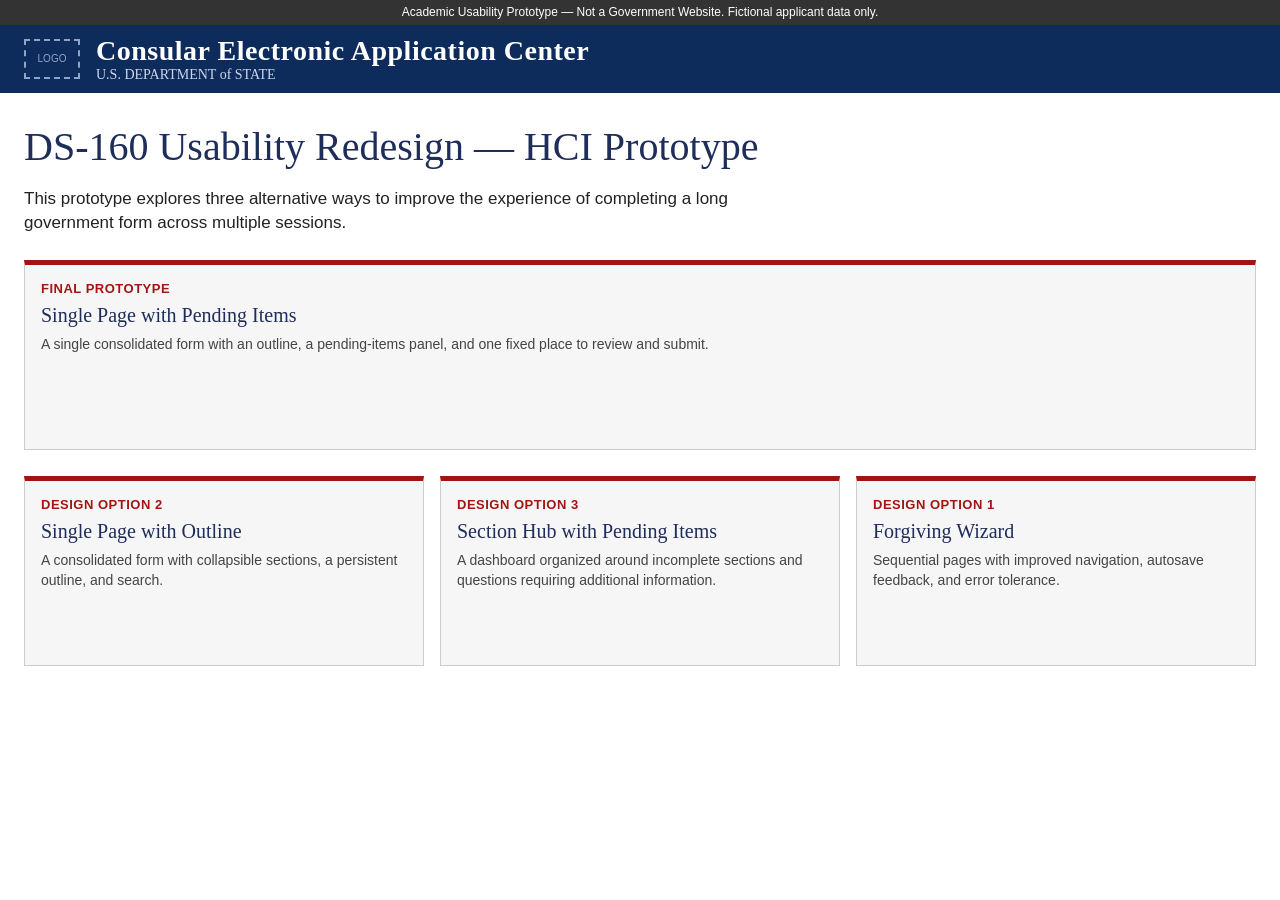
<file: index.html>
<!doctype html>
<html lang="en">
<head>
<meta charset="utf-8">
<meta name="viewport" content="width=device-width, initial-scale=1">
<title>DS-160 Usability Redesign — HCI Prototype</title>
<link rel="stylesheet" href="shared/style.css">
</head>
<body>
<div class="proto-banner">Academic Usability Prototype &mdash; Not a Government Website. Fictional applicant data only.</div>
<div class="hdr" style="max-width:1440px;margin:0 auto"><div class="logo">LOGO</div><div><h1>Consular Electronic Application Center</h1><small>U.S. DEPARTMENT of STATE</small></div></div>
<main class="landing" style="max-width:1440px;margin:0 auto">
  <h1>DS-160 Usability Redesign — HCI Prototype</h1>
  <p style="font-size:17px;max-width:760px">This prototype explores three alternative ways to improve the experience of completing a long government form across multiple sessions.</p>
  <div class="cards" id="final" style="grid-template-columns:1fr"></div>
  <div class="cards" id="cards"></div>
</main>
<script>
/* Card order is shuffled once per browser and then kept, so a participant sees a stable order on every visit.
   Researcher reset: open index.html?reset=1 (clears order and all saved answers). */
const DESIGNS = [
  { n: 1, href: "option1-wizard.html", title: "Forgiving Wizard", text: "Sequential pages with improved navigation, autosave feedback, and error tolerance." },
  { n: 2, href: "option2-outline.html", title: "Single Page with Outline", text: "A consolidated form with collapsible sections, a persistent outline, and search." },
  { n: 3, href: "option3-hub.html", title: "Section Hub with Pending Items", text: "A dashboard organized around incomplete sections and questions requiring additional information." },
];
const OKEY = "ds160-order";
try {
  if (new URLSearchParams(location.search).has("reset")) {
    Object.keys(localStorage).filter(k => k.startsWith("ds160-")).forEach(k => localStorage.removeItem(k));
    history.replaceState(null, "", location.pathname);
  }
} catch (e) {}
let order = null;
try { order = JSON.parse(localStorage.getItem(OKEY) || "null"); } catch (e) {}
if (!Array.isArray(order) || order.length !== 3) {
  order = [1, 2, 3];
  for (let i = order.length - 1; i > 0; i--) { const j = Math.floor(Math.random() * (i + 1)); [order[i], order[j]] = [order[j], order[i]]; }
  try { localStorage.setItem(OKEY, JSON.stringify(order)); } catch (e) {}
}
/* Row 1: the final hybrid prototype (fixed position). Row 2: the three designs in this browser's shuffled order. */
const fin = document.createElement("a");
fin.className = "card"; fin.href = "option4-hybrid.html";
fin.innerHTML = '<span class="num">Final Prototype</span><h3>Single Page with Pending Items</h3><div class="meta">A single consolidated form with an outline, a pending-items panel, and one fixed place to review and submit.</div>';
document.getElementById("final").append(fin);
const box = document.getElementById("cards");
order.forEach(n => {
  const d = DESIGNS.find(x => x.n === n);
  const a = document.createElement("a");
  a.className = "card"; a.href = d.href;
  a.innerHTML = '<span class="num">Design Option ' + d.n + '</span><h3>' + d.title + '</h3><div class="meta">' + d.text + '</div>';
  box.append(a);
});
</script>
</body>
</html>
</file>
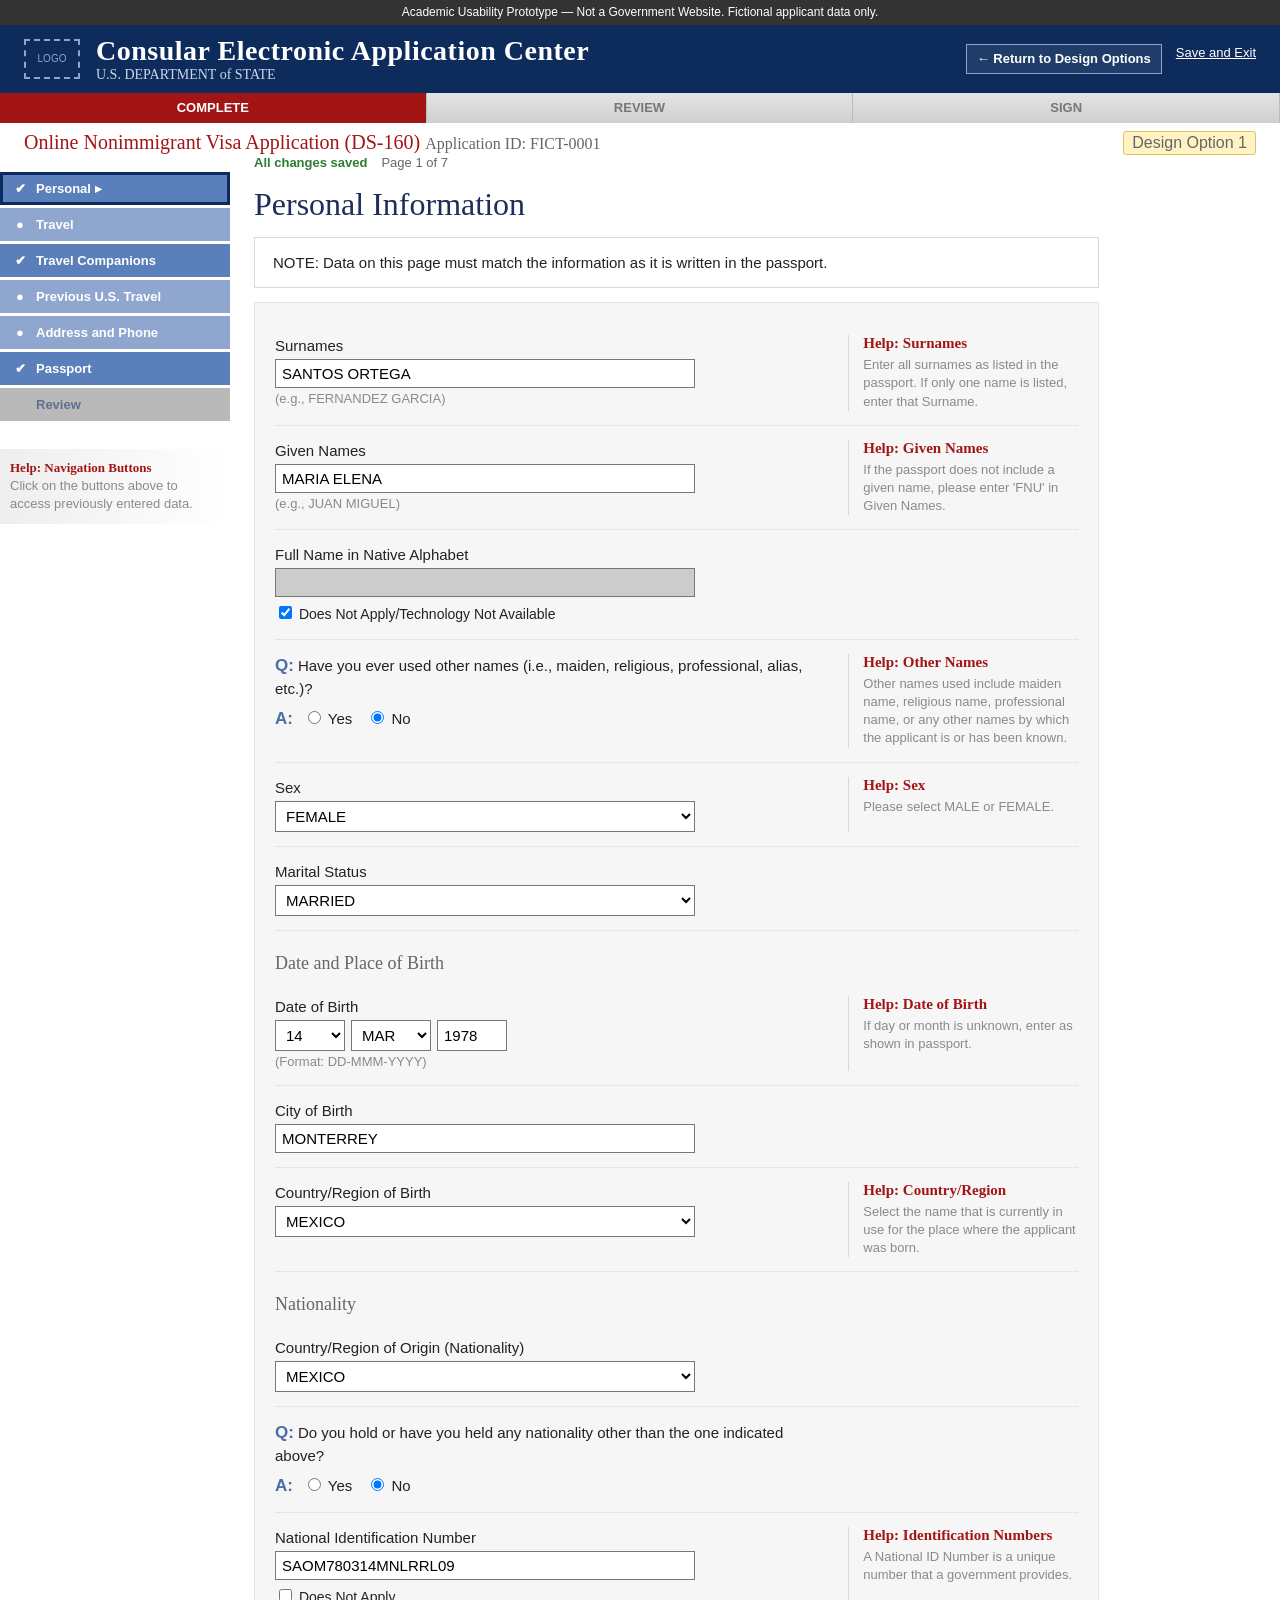
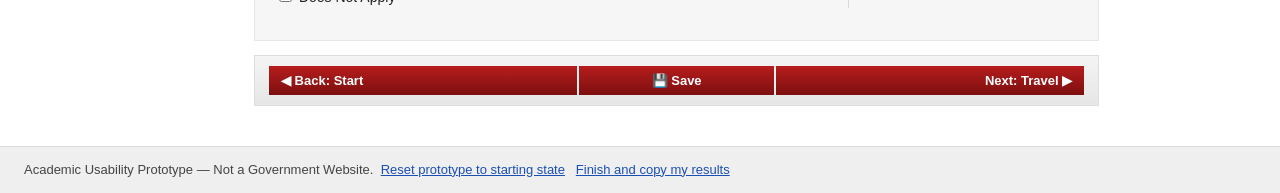
<file: option1-wizard.html>
<!doctype html>
<html lang="en">
<head>
<meta charset="utf-8">
<meta name="viewport" content="width=device-width, initial-scale=1">
<title>Design Option 1 — Forgiving Wizard</title>
<link rel="stylesheet" href="shared/style.css">
</head>
<body>
<div id="chrome"></div>
<div id="app-wrap"><div id="app"></div></div>
<div id="footer"></div>
<script src="shared/app.js"></script>
<script src="shared/metrics.js"></script>
<script>
/* Option 1: one section at a time. Back never validates; Next validates but lets the user continue. */
const { h } = App;
const REVIEW = SECTIONS.length;                 // step index of the Review page
const root = document.getElementById("app");
let resumed = App.init("option1");
let banner = null, submitted = false;
if (typeof App.meta.step !== "number") App.meta.step = 0;

App.chrome("Design Option 1");
Metrics.init("option1");
const indicator = App.saveIndicator();
const exitBtn = h("button", { class: "link", style: "color:#fff", onclick: saveAndExit }, "Save and Exit");
document.getElementById("utilslot").append(exitBtn);

/* ---- simulated session timeout (2 min of inactivity) ---- */
let idle;
function resetIdle() { clearTimeout(idle); idle = setTimeout(showTimeout, 120000); }
["click", "keydown", "input"].forEach(e => document.addEventListener(e, resetIdle));
function showTimeout() {
  if (document.querySelector(".scrim") || App.meta.exited) return;
  let n = 60;
  const msg = h("p", {}, "For your security, your session will expire in " + n + " seconds. Your answers so far have been saved.");
  const tick = setInterval(() => { n--; msg.textContent = "For your security, your session will expire in " + n + " seconds. Your answers so far have been saved."; if (n <= 0) { clearInterval(tick); close(); saveAndExit(); } }, 1000);
  const scrim = h("div", { class: "scrim" }, h("div", { class: "modal", role: "alertdialog", "aria-labelledby": "tt" },
    h("h3", { id: "tt" }, "Your session is about to expire"), msg,
    h("div", { class: "btnbar" },
      h("button", { class: "rbtn c", onclick: () => { clearInterval(tick); close(); resetIdle(); } }, "Continue Working"),
      h("button", { class: "rbtn c", onclick: () => { clearInterval(tick); close(); saveAndExit(); } }, "Save and Exit"))));
  function close() { scrim.remove(); }
  document.body.append(scrim);
}

function saveAndExit() {
  App.meta.savedAt = App.now(); App.meta.exited = true; App.save();
  render();
}
function resume() { Metrics.returned(); App.meta.exited = false; resumed = true; banner = { type: "info", text: "Welcome back. Your saved draft was restored at " + SECTIONS[Math.min(App.meta.step, REVIEW - 1)].title + "." }; App.save(); render(); }

function go(step, fieldId) {
  Metrics.nav(); if (step < REVIEW) Metrics.view(SECTIONS[step].id);
  App.meta.step = step; App.state.showMissing = false; banner = null; App.save();
  render();
  window.scrollTo(0, 0);
  if (fieldId) setTimeout(() => App.jump(fieldId), 50);
}
const stepName = i => i === REVIEW ? "Review" : SECTIONS[i].short;

function render() {
  root.innerHTML = "";
  if (App.meta.exited) {
    root.append(h("div", { class: "main", style: "padding:40px 24px" },
      h("h2", { class: "title" }, "Your application has been saved"),
      h("div", { class: "note" }, "Your draft was saved at " + App.meta.savedAt + ". You can return at any time and continue where you left off."),
      h("button", { class: "rbtn auto", style: "padding:10px 24px", onclick: resume }, "Resume Saved Application")));
    return;
  }
  const step = App.meta.step;
  const side = h("nav", { class: "side", "aria-label": "Application sections" });
  const main = h("div", { class: "main" });
  root.append(h("div", { class: "shell" }, side, main));
  App.state.onChange = () => { drawForm(); drawNav(); };
  App.state.onInput = drawNav;

  function drawNav() {
    side.innerHTML = "";
    const ul = h("ul", { class: "nav" });
    SECTIONS.forEach((s, i) => {
      const st = App.stats(s).status;
      ul.append(h("li", {}, h("button", { class: (st === "done" ? "" : st === "part" ? "part" : "todo") + (i === step ? " cur" : ""), onclick: () => go(i), "aria-current": i === step ? "step" : null },
        h("span", { class: "ic" }, st === "done" ? "✔" : st === "part" ? "●" : ""), s.short, i === step ? " ▸" : "")));
    });
    ul.append(h("li", {}, h("button", { class: "todo" + (step === REVIEW ? " cur" : ""), onclick: () => go(REVIEW) }, h("span", { class: "ic" }), "Review")));
    side.append(ul, h("div", { class: "sidehelp" }, h("b", {}, "Help: Navigation Buttons"), h("div", {}, "Click on the buttons above to access previously entered data.")));
  }

  function drawForm() {
    main.innerHTML = "";
    main.append(h("div", { class: "statusbar" }, indicator, h("span", { style: "color:#666" }, "Page " + (step + 1) + " of " + (REVIEW + 1))));
    if (banner) main.append(h("div", { class: "banner", role: "status" }, banner.text, banner.actions || null));

    if (step === REVIEW) return drawReview();
    const s = SECTIONS[step];
    main.append(h("h2", { class: "title" }, s.title));
    if (s.note) main.append(h("div", { class: "note" }, "NOTE: " + s.note));
    const box = h("div", { class: "panel" });
    main.append(box);
    App.renderSection(box, s, { flagText: "This question is required before you submit." });
    const next = step + 1;
    main.append(h("div", { class: "btnbar" },
      h("button", { class: "rbtn l", disabled: step === 0, onclick: () => go(step - 1) }, "◀ Back: " + (step === 0 ? "Start" : stepName(step - 1))),
      h("button", { class: "rbtn c", onclick: () => { App.meta.savedAt = App.now(); App.save(); } }, "💾 Save"),
      h("button", { class: "rbtn r", onclick: () => tryNext(s, next) }, "Next: " + stepName(next) + " ▶")));
  }

  function tryNext(s, next) {
    const miss = App.stats(s).missing;
    if (!miss.length) return go(next);
    Metrics.validation();
    App.state.showMissing = true;
    banner = { text: miss.length + " required question" + (miss.length > 1 ? "s" : "") + " on this page " + (miss.length > 1 ? "are" : "is") + " unanswered. You can continue and come back to " + (miss.length > 1 ? "them" : "it") + " later.",
      actions: h("span", { style: "margin-left:auto;display:flex;gap:8px" },
        h("button", { class: "sbtn", onclick: () => { App.state.showMissing = false; banner = null; go(next); } }, "Continue anyway"),
        h("button", { class: "sbtn fill", onclick: () => { banner = null; drawForm(); } }, "Stay on this page")) };
    drawForm();
    App.jump(miss[0].id);
  }

  function drawReview() {
    main.append(h("h2", { class: "title" }, "Review"));
    main.append(h("div", { class: "note" }, "NOTE: Review each section. Select any section to correct an answer."));
    const box = h("div", { class: "panel" });
    SECTIONS.forEach((s, i) => {
      const st = App.stats(s);
      box.append(h("div", { class: "row nohelp" }, h("div", {},
        h("div", { style: "display:flex;gap:10px;align-items:center" }, h("b", { style: "font:18px Georgia,serif" }, s.title),
          h("span", { class: "badge " + st.status }, App.label[st.status]), h("button", { class: "link", style: "margin-left:auto", onclick: () => go(i) }, "Edit this section")),
        st.missing.length ? h("ul", { style: "margin:8px 0 0" }, st.missing.map(f => h("li", {}, f.label + " ", h("button", { class: "link", onclick: () => go(i, f.id) }, "Answer")))) : null),
        h("aside", { class: "help" })));
    });
    main.append(box);
    const pend = App.pendingAll().length;
    if (submitted) main.append(h("div", { class: "banner", style: "margin-top:12px" }, "Simulated submission complete. No data was sent anywhere."));
    main.append(h("div", { class: "btnbar" },
      h("button", { class: "rbtn l", onclick: () => go(REVIEW - 1) }, "◀ Back: " + stepName(REVIEW - 1)),
      h("button", { class: "rbtn c", onclick: () => { App.meta.savedAt = App.now(); App.save(); } }, "💾 Save"),
      h("button", { class: "rbtn r", onclick: () => {
        if (pend) { Metrics.validation(); banner = { text: pend + " required question" + (pend > 1 ? "s are" : " is") + " still unanswered. Select a question above to complete it." }; submitted = false; drawForm(); window.scrollTo(0, 0); }
        else { submitted = true; banner = null; drawForm(); } } }, "Submit Application ▶")));
  }
  drawNav(); drawForm();
}
if (resumed && !App.meta.exited && App.meta.step > 0) banner = { text: "Resumed your saved draft at " + (App.meta.step === REVIEW ? "Review" : SECTIONS[App.meta.step].title) + "." };
render(); resetIdle();
if (App.meta.step < REVIEW && !App.meta.exited) Metrics.view(SECTIONS[App.meta.step].id);
</script>
</body>
</html>
</file>
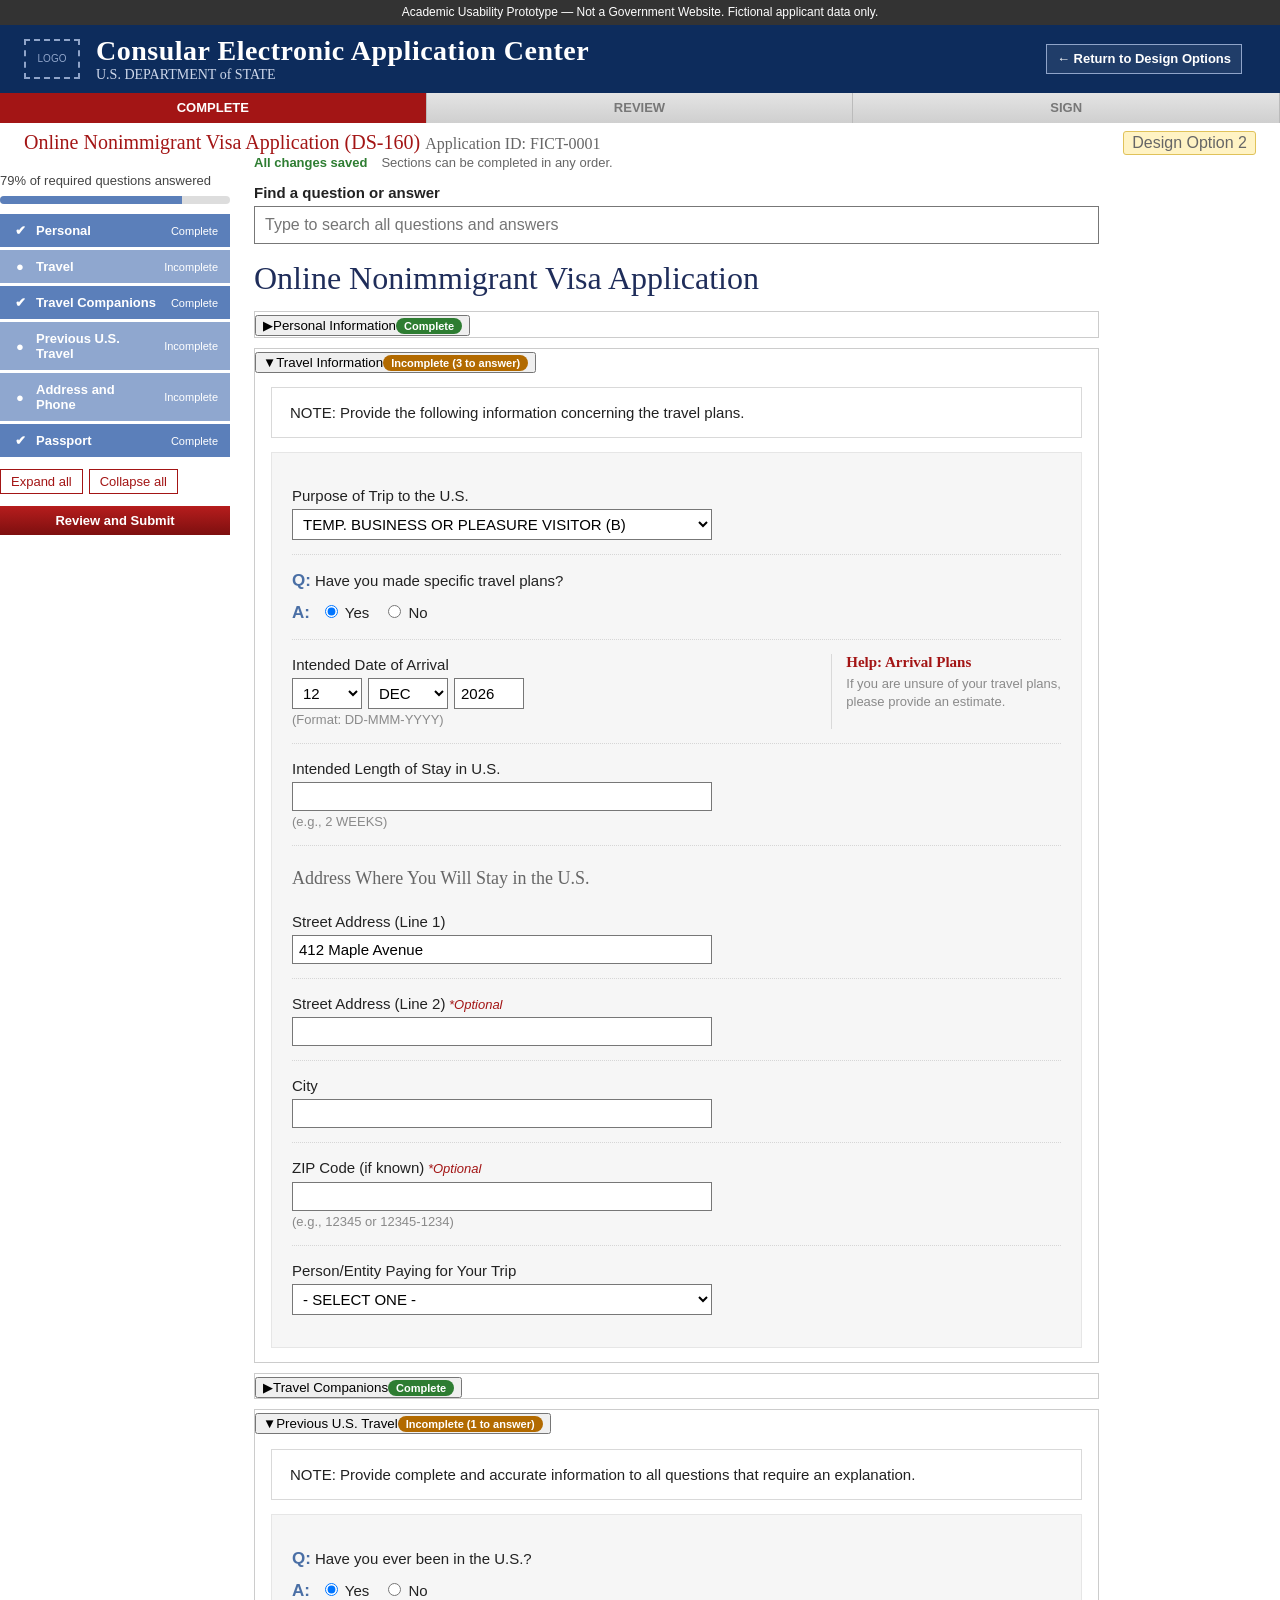
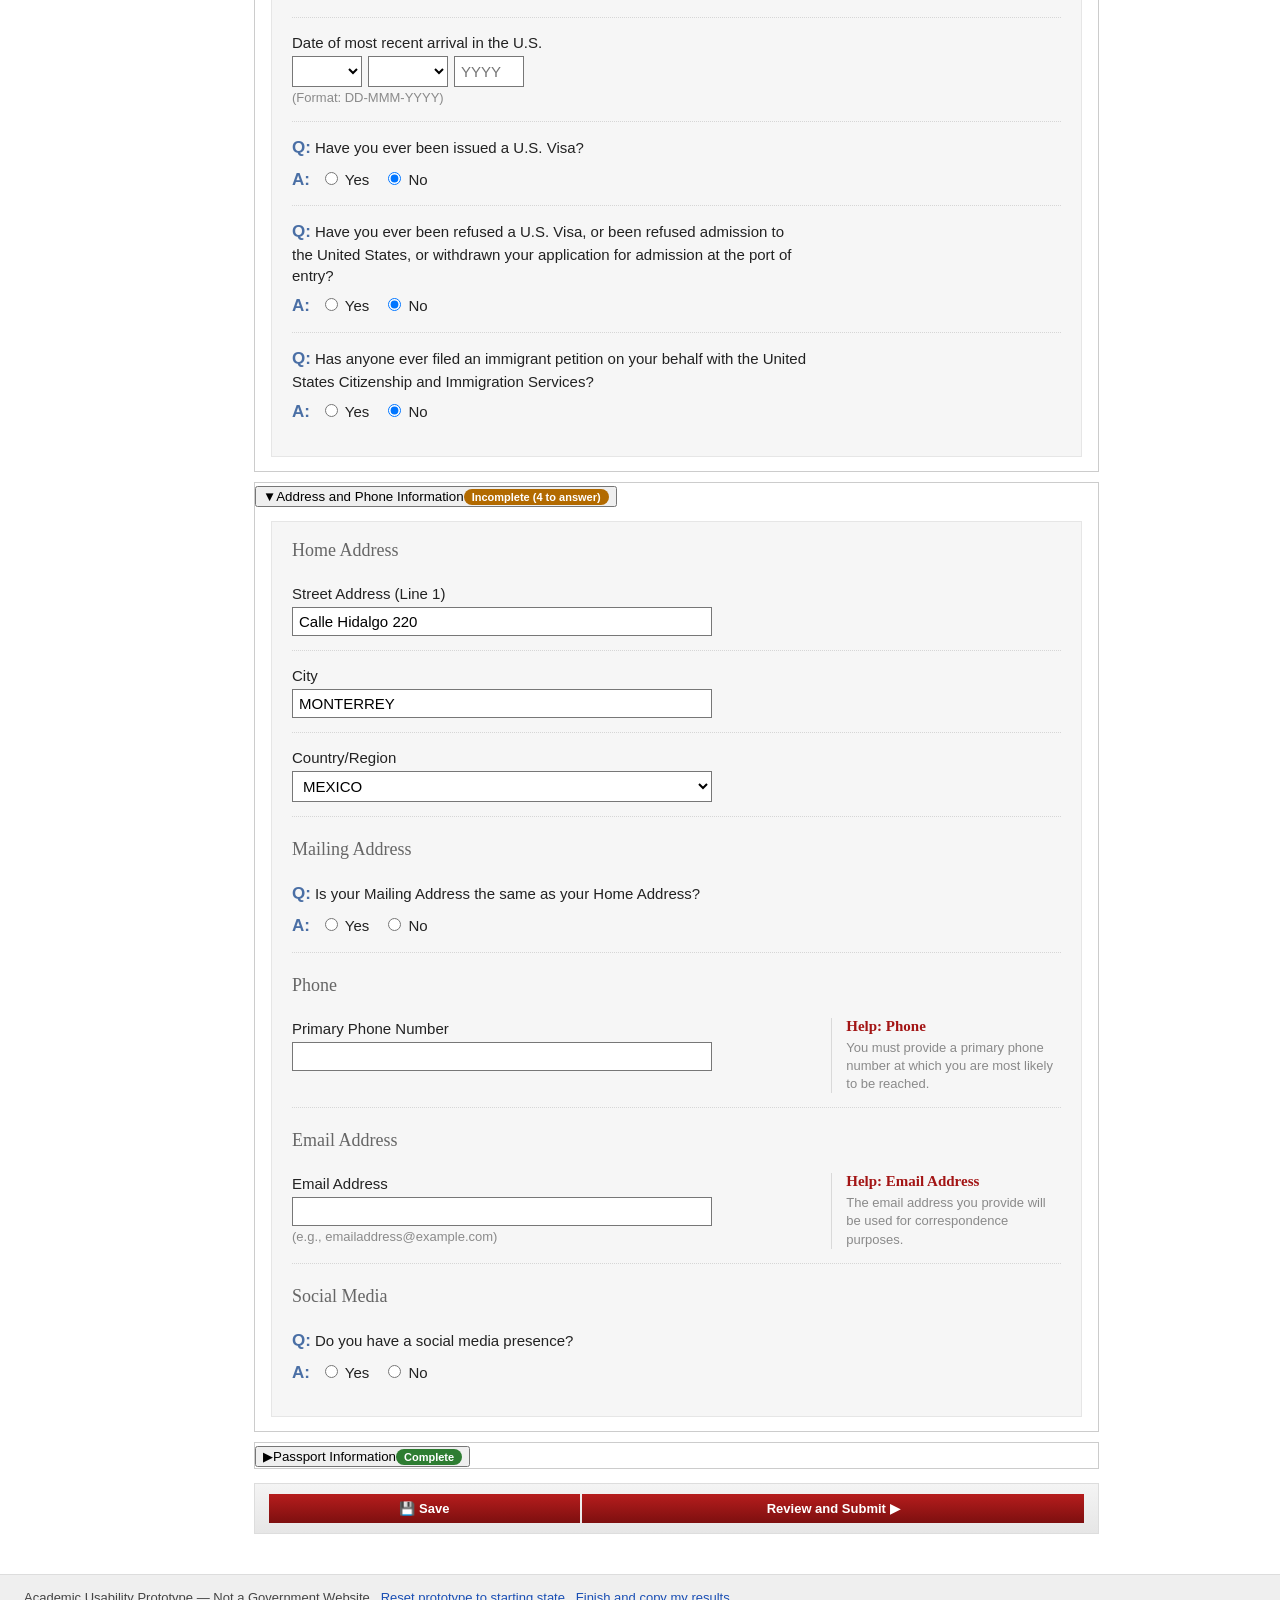
<file: option2-outline.html>
<!doctype html>
<html lang="en">
<head>
<meta charset="utf-8">
<meta name="viewport" content="width=device-width, initial-scale=1">
<title>Design Option 2 — Single Page with Outline</title>
<link rel="stylesheet" href="shared/style.css">
</head>
<body>
<div id="chrome"></div>
<div id="app-wrap"><div id="app"></div></div>
<div id="footer"></div>
<script src="shared/app.js"></script>
<script src="shared/metrics.js"></script>
<script>
/* Option 2: every section on one page in collapsible panels, a persistent outline, and search. */
const { h } = App;
const root = document.getElementById("app");
App.init("option2");
App.chrome("Design Option 2");
Metrics.init("option2");
const indicator = App.saveIndicator();

if (!App.meta.open) { App.meta.open = {}; SECTIONS.forEach(s => App.meta.open[s.id] = App.stats(s).status !== "done"); }
let hit = new Set(), reviewing = false, submitted = false;

const outline = h("nav", { class: "side", "aria-label": "Application outline" });
const main = h("div", { class: "main" });
root.append(h("div", { class: "shell" }, outline, main));

const searchInput = h("input", { type: "text", id: "q", placeholder: "Type to search all questions and answers", autocomplete: "off", "aria-label": "Find a question or answer" });
const results = h("div", { class: "results", hidden: true });
const reviewBox = h("div");
const panelsBox = h("div");
const bodies = {}, heads = {};

main.append(
  h("div", { class: "statusbar" }, indicator, h("span", { style: "color:#666" }, "Sections can be completed in any order.")),
  h("div", { class: "search" }, h("label", { class: "lbl", for: "q", style: "font-weight:700" }, "Find a question or answer"), searchInput, results),
  h("h2", { class: "title" }, "Online Nonimmigrant Visa Application"),
  reviewBox, panelsBox,
  h("div", { class: "btnbar" },
    h("button", { class: "rbtn c", onclick: () => App.save() }, "💾 Save"),
    h("button", { class: "rbtn c", style: "flex:1", onclick: startReview }, "Review and Submit ▶")));

/* ---- panels ---- */
SECTIONS.forEach(s => {
  const body = h("div", { class: "cbody" });
  const head = h("button", { class: "chead", id: "head_" + s.id, "aria-expanded": "false", onclick: () => toggle(s.id) });
  bodies[s.id] = body; heads[s.id] = head;
  const panel = h("section", { class: "cpanel", id: "sec_" + s.id }, h("h3", { style: "margin:0" }, head), body);
  panelsBox.append(panel);
});
function drawPanel(s) {
  const open = !!App.meta.open[s.id], st = App.stats(s);
  const head = heads[s.id];
  head.setAttribute("aria-expanded", open);
  head.innerHTML = "";
  head.append(h("span", { class: "caret" }, open ? "▼" : "▶"), s.title, h("span", { class: "badge " + st.status }, App.label[st.status] + (st.missing.length ? " (" + st.missing.length + " to answer)" : "")));
  bodies[s.id].hidden = !open;
  if (open) {
    bodies[s.id].innerHTML = "";
    if (s.note) bodies[s.id].append(h("div", { class: "note" }, "NOTE: " + s.note));
    const box = h("div", { class: "panel" });
    bodies[s.id].append(box);
    App.renderSection(box, s, { hit, flagText: "This question is required." });
  }
}
function drawOutline() {
  outline.innerHTML = "";
  const o = App.overall();
  outline.append(h("div", { style: "font-size:13px;color:#444" }, o.pct + "% of required questions answered"), h("div", { class: "progress" }, h("i", { style: "width:" + o.pct + "%" })));
  const ul = h("ul", { class: "nav" });
  SECTIONS.forEach(s => {
    const st = App.stats(s).status;
    ul.append(h("li", {}, h("button", { class: st === "done" ? "" : st === "part" ? "part" : "todo", onclick: () => open(s.id) },
      h("span", { class: "ic" }, st === "done" ? "✔" : st === "part" ? "●" : ""), h("span", { style: "flex:1" }, s.short), h("span", { style: "font-weight:400;font-size:11px" }, App.label[st]))));
  });
  outline.append(ul,
    h("div", { style: "display:flex;gap:6px;margin-top:12px" },
      h("button", { class: "sbtn", onclick: () => setAll(true) }, "Expand all"), h("button", { class: "sbtn", onclick: () => setAll(false) }, "Collapse all")),
    h("button", { class: "rbtn", style: "width:100%;margin-top:12px", onclick: startReview }, "Review and Submit"));
}
function drawAll() { SECTIONS.forEach(drawPanel); drawOutline(); drawReview(); }
function toggle(id) { Metrics.nav(); App.meta.open[id] = !App.meta.open[id]; if (App.meta.open[id]) Metrics.view(id); App.save(); drawPanel(SECTIONS.find(s => s.id === id)); }
function setAll(v) { Metrics.nav(); SECTIONS.forEach(s => App.meta.open[s.id] = v); App.save(); drawAll(); }
function open(id, fieldId) {
  Metrics.nav(); Metrics.view(id);
  App.meta.open[id] = true; drawAll();
  if (fieldId) setTimeout(() => App.jump(fieldId), 40);
  else document.getElementById("sec_" + id).scrollIntoView({ behavior: "smooth", block: "start" });
}
App.state.onChange = drawAll;
App.state.onInput = () => { drawOutline(); SECTIONS.forEach(s => { const st = App.stats(s); const b = heads[s.id].querySelector(".badge"); if (b) { b.className = "badge " + st.status; b.textContent = App.label[st.status] + (st.missing.length ? " (" + st.missing.length + " to answer)" : ""); } }); if (reviewing) drawReview(); };

/* ---- search ---- */
function runSearch(jumpFirst) {
  const q = searchInput.value.trim();
  results.innerHTML = "";
  if (!q) { results.hidden = true; hit = new Set(); drawAll(); return; }
  const r = App.search(q);
  results.hidden = false;
  if (!r.length) { results.append(h("div", { class: "none" }, "No matching questions or answers.")); hit = new Set(); return; }
  r.slice(0, 8).forEach(x => {
    const ans = App.answerText(x.field);
    results.append(h("button", { onclick: () => { hit = new Set([x.field.id]); results.hidden = true; open(x.section.id, x.field.id); } },
      x.field.label, h("br"), h("small", {}, x.section.title + (ans ? " · Answer: " + ans : " · Not answered"))));
  });
  if (jumpFirst) {
    const top = r[0].score; const tops = r.filter(x => x.score === top);
    hit = new Set(tops.map(x => x.field.id));
    Metrics.nav(); tops.forEach(x => { App.meta.open[x.section.id] = true; Metrics.view(x.section.id); });
    results.hidden = true; drawAll(); setTimeout(() => App.jump(tops[0].field.id), 40);
  }
}
searchInput.addEventListener("input", () => runSearch(false));
searchInput.addEventListener("keydown", e => { if (e.key === "Enter") runSearch(true); if (e.key === "Escape") { results.hidden = true; } });
document.addEventListener("click", e => { if (!e.target.closest(".search")) results.hidden = true; });

/* ---- review and submit ---- */
function startReview() {
  Metrics.nav(); if (App.pendingAll().length) Metrics.validation();
  reviewing = true; submitted = false; App.state.showMissing = true;
  SECTIONS.forEach(s => { if (App.stats(s).missing.length) App.meta.open[s.id] = true; });
  drawAll(); reviewBox.scrollIntoView({ behavior: "smooth", block: "start" });
}
function drawReview() {
  reviewBox.innerHTML = "";
  if (!reviewing) return;
  const pend = App.pendingAll();
  const box = h("div", { class: "panel", style: "margin-bottom:14px;border-left:5px solid var(--red)" },
    h("div", { style: "display:flex;align-items:center" }, h("h3", { style: "font:22px Georgia,serif;margin:0" }, "Review and Submit"),
      h("button", { class: "link", style: "margin-left:auto", onclick: () => { reviewing = false; App.state.showMissing = false; drawAll(); } }, "Close review")));
  if (!pend.length) box.append(h("p", {}, "All required questions are answered."));
  else {
    box.append(h("p", {}, pend.length + " required question" + (pend.length > 1 ? "s" : "") + " still need an answer:"));
    SECTIONS.forEach(s => {
      const m = App.stats(s).missing; if (!m.length) return;
      box.append(h("div", { style: "margin:6px 0" }, h("b", {}, s.title), h("ul", { style: "margin:4px 0" }, m.map(f => h("li", {}, f.label + " ", h("button", { class: "link", onclick: () => open(s.id, f.id) }, "Go to question"))))));
    });
  }
  box.append(h("button", { class: "rbtn auto", style: "padding:8px 20px;margin-top:8px", onclick: () => { submitted = !pend.length; if (pend.length) { drawReview(); } else { drawReview(); } } }, "Submit Application"));
  if (submitted) box.append(h("p", { style: "color:var(--ok);font-weight:700" }, "Simulated submission complete. No data was sent anywhere."));
  else if (pend.length) box.append(h("p", { style: "color:var(--red)" }, "Submission is unavailable until the required questions above are answered."));
  reviewBox.append(box);
}
drawAll();
SECTIONS.forEach(s => { if (App.meta.open[s.id]) Metrics.view(s.id); });
</script>
</body>
</html>
</file>
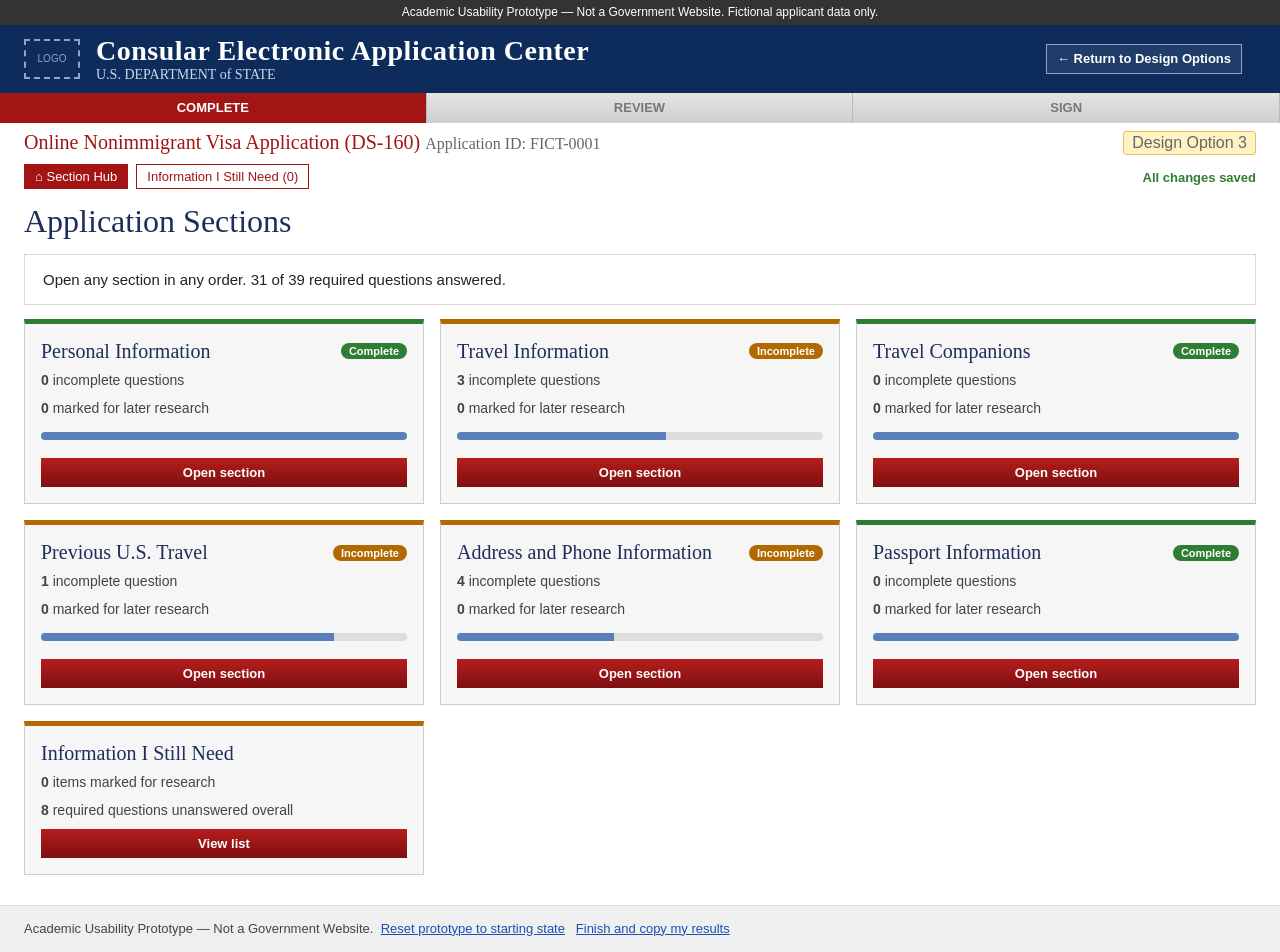
<file: option3-hub.html>
<!doctype html>
<html lang="en">
<head>
<meta charset="utf-8">
<meta name="viewport" content="width=device-width, initial-scale=1">
<title>Design Option 3 — Section Hub with Pending Items</title>
<link rel="stylesheet" href="shared/style.css">
</head>
<body>
<div id="chrome"></div>
<div id="app-wrap"><div id="app"></div></div>
<div id="footer"></div>
<script src="shared/app.js"></script>
<script src="shared/metrics.js"></script>
<script>
/* Option 3: hub of section cards + "Information I Still Need" task list. */
const { h } = App;
const root = document.getElementById("app");
App.init("option3");
App.chrome("Design Option 3");
Metrics.init("option3");
const indicator = App.saveIndicator();
const L = App.answers._later;                    // { fieldId: { note, resolved } }
let view = "hub", current = null, editing = null, flash = null;

const laterOpen = f => L[f.id] && !L[f.id].resolved;
function go(v, sectionId, fieldId) {
  Metrics.nav(); if (v === "section") Metrics.view(sectionId);
  view = v; current = sectionId || null; editing = null; App.state.showMissing = false; render(); window.scrollTo(0, 0);
  if (fieldId) setTimeout(() => App.jump(fieldId), 50);
}
App.state.onChange = () => render(true);
App.state.onInput = () => {};

function topbar() {
  return h("div", { class: "topnav" },
    h("button", { class: "sbtn" + (view === "hub" ? " fill" : ""), onclick: () => go("hub") }, "⌂ Section Hub"),
    h("button", { class: "sbtn" + (view === "needs" ? " fill" : ""), onclick: () => go("needs") }, "Information I Still Need (" + needsCount() + ")"),
    h("span", { style: "margin-left:auto" }, indicator));
}
const needsCount = () => Object.keys(L).filter(id => !L[id].resolved).length;

function render(keepScroll) {
  const y = window.scrollY;
  root.innerHTML = "";
  const main = h("div", { class: "main", style: "padding:0 24px 30px" });
  root.append(main);
  main.append(topbar());
  if (view === "hub") hub(main); else if (view === "needs") needs(main); else section(main);
  if (keepScroll) window.scrollTo(0, y);
}

/* ---- hub ---- */
function hub(main) {
  main.append(h("h2", { class: "title" }, "Application Sections"));
  const o = App.overall();
  main.append(h("div", { class: "note" }, "Open any section in any order. " + o.done + " of " + o.total + " required questions answered."));
  const cards = h("div", { class: "cards" });
  SECTIONS.forEach(s => {
    const st = App.stats(s);
    cards.append(h("div", { class: "card " + st.status },
      h("div", { style: "display:flex;align-items:center;gap:8px" }, h("h3", {}, s.title), h("span", { class: "badge " + st.status, style: "margin-left:auto" }, App.label[st.status])),
      h("div", { class: "meta" }, h("b", {}, st.missing.length), " incomplete question" + (st.missing.length === 1 ? "" : "s")),
      h("div", { class: "meta" }, h("b", {}, st.later), " marked for later research"),
      h("div", { class: "progress" }, h("i", { style: "width:" + (st.total ? Math.round(100 * st.done / st.total) : 0) + "%" })),
      h("button", { class: "rbtn", onclick: () => go("section", s.id) }, st.status === "todo" ? "Open section" : "Open section")));
  });
  const pend = App.pendingAll().length;
  cards.append(h("div", { class: "card " + (pend ? "part" : "done") },
    h("h3", {}, "Information I Still Need"),
    h("div", { class: "meta" }, h("b", {}, needsCount()), " item" + (needsCount() === 1 ? "" : "s") + " marked for research"),
    h("div", { class: "meta" }, h("b", {}, pend), " required question" + (pend === 1 ? "" : "s") + " unanswered overall"),
    h("button", { class: "rbtn", onclick: () => go("needs") }, "View list")));
  main.append(cards);
}

/* ---- section ---- */
function section(main) {
  const s = SECTIONS.find(x => x.id === current);
  main.append(h("h2", { class: "title" }, s.title));
  main.append(h("div", { class: "topnav", style: "margin:0 0 10px" }, h("button", { class: "link", onclick: () => go("hub") }, "◀ Back to Section Hub")));
  if (s.note) main.append(h("div", { class: "note" }, "NOTE: " + s.note));
  const box = h("div", { class: "panel" });
  main.append(box);
  App.renderSection(box, s, { extra: laterUI });
  main.append(h("div", { class: "btnbar" },
    h("button", { class: "rbtn l", onclick: () => go("hub") }, "◀ Section Hub"),
    h("button", { class: "rbtn c", onclick: () => { App.save(); go("hub"); } }, "💾 Save and return to hub"),
    h("button", { class: "rbtn r", onclick: () => go("needs") }, "Information I Still Need ▶")));
}

/* "Research Later" control shown with each question */
function laterUI(f) {
  const item = L[f.id];
  const ans = App.answered(f);
  if (editing === f.id) {
    const ta = h("textarea", { rows: 2, "aria-label": "Note", placeholder: "Add a short note (optional)" }, item ? item.note : "");
    return h("div", { class: "later" }, h("div", { class: "box" }, "Note for this question:", h("br"), ta,
      h("div", { style: "margin-top:6px;display:flex;gap:8px" },
        h("button", { class: "sbtn fill", onclick: () => { L[f.id] = { note: ta.value.trim(), resolved: false }; editing = null; App.save(); render(true); } }, "Save note"),
        h("button", { class: "sbtn", onclick: () => { editing = null; render(true); } }, "Cancel"))));
  }
  if (!item) return h("div", { class: "later" }, h("button", { class: "sbtn", onclick: () => { editing = f.id; render(true); setTimeout(() => App.jump(f.id), 30); } }, "Research Later"));
  return h("div", { class: "later" }, h("div", { class: "box" },
    item.resolved ? h("b", { style: "color:var(--ok)" }, "✔ Resolved") : h("b", {}, "Marked for later research"),
    item.note ? h("div", {}, "Note: " + item.note) : null,
    h("div", { style: "margin-top:6px;display:flex;gap:8px;flex-wrap:wrap" },
      !item.resolved ? h("button", { class: "sbtn", onclick: () => { editing = f.id; render(true); } }, "Edit note") : null,
      !item.resolved && ans ? h("button", { class: "sbtn fill", onclick: () => resolve(f.id) }, "Mark resolved") : null,
      !item.resolved ? h("button", { class: "sbtn", onclick: () => { delete L[f.id]; App.save(); render(true); } }, "Remove") : null)));
}
function resolve(id) { L[id].resolved = true; App.save(); render(true); }

/* ---- Information I Still Need ---- */
function needs(main) {
  main.append(h("h2", { class: "title" }, "Information I Still Need"));
  const ids = Object.keys(L).filter(id => App.findField(id));
  const tbl = h("table", { class: "t" }, h("thead", {}, h("tr", {}, ["Question", "Section", "My note", "Status", "Actions"].map(t => h("th", {}, t)))));
  const tb = h("tbody");
  ids.sort((a, b) => (L[a].resolved - L[b].resolved)).forEach(id => {
    const { section, field } = App.findField(id), it = L[id], ans = App.answered(field);
    tb.append(h("tr", {},
      h("td", {}, field.label),
      h("td", {}, section.title),
      h("td", {}, it.note || h("i", { style: "color:#888" }, "No note")),
      h("td", {}, h("span", { class: "badge " + (it.resolved ? "done" : "part") }, it.resolved ? "Resolved" : ans ? "Answered" : "Open")),
      h("td", { style: "white-space:nowrap" },
        h("button", { class: "sbtn", onclick: () => go("section", section.id, id) }, "Go to question"), " ",
        !it.resolved && ans ? h("button", { class: "sbtn fill", onclick: () => resolve(id) }, "Mark resolved") : null)));
  });
  if (!ids.length) tb.append(h("tr", {}, h("td", { colspan: 5, style: "color:#666" }, "Nothing is marked for later research. Use \"Research Later\" next to a question inside any section.")));
  tbl.append(tb);
  main.append(h("div", { class: "panel" }, tbl));

  const others = App.pendingAll().filter(x => !laterOpen(x.field) && !(L[x.field.id] && L[x.field.id].resolved));
  main.append(h("h3", { style: "font:22px Georgia,serif;color:#1f2d5a;margin:20px 0 8px" }, "Other unanswered required questions"));
  const ul = h("ul", { class: "pending" });
  others.forEach(x => ul.append(h("li", {}, h("div", {}, x.field.label, h("small", {}, x.section.title)), h("button", { class: "sbtn", onclick: () => go("section", x.section.id, x.field.id) }, "Go to question"))));
  if (!others.length) ul.append(h("li", {}, "None."));
  main.append(h("div", { class: "panel" }, ul));

  const text = () => "Information I still need — DS-160 (fictional applicant)\n" +
    ids.filter(id => !L[id].resolved).map(id => { const x = App.findField(id); return "- " + x.field.label + " [" + x.section.title + "]" + (L[id].note ? " — " + L[id].note : ""); }).join("\n");
  const msg = h("span", { role: "status", style: "color:var(--ok);font-weight:700;margin-left:10px" });
  main.append(h("div", { style: "margin-top:14px;display:flex;gap:8px;align-items:center" },
    h("button", { class: "rbtn auto", style: "padding:8px 16px", onclick: () => { (navigator.clipboard ? navigator.clipboard.writeText(text()) : Promise.reject()).then(() => msg.textContent = "List copied.", () => msg.textContent = "Copy is unavailable in this browser."); } }, "Copy list"),
    h("button", { class: "rbtn auto", style: "padding:8px 16px", onclick: () => window.print() }, "Print list"), msg));
}
render();
</script>
</body>
</html>
</file>
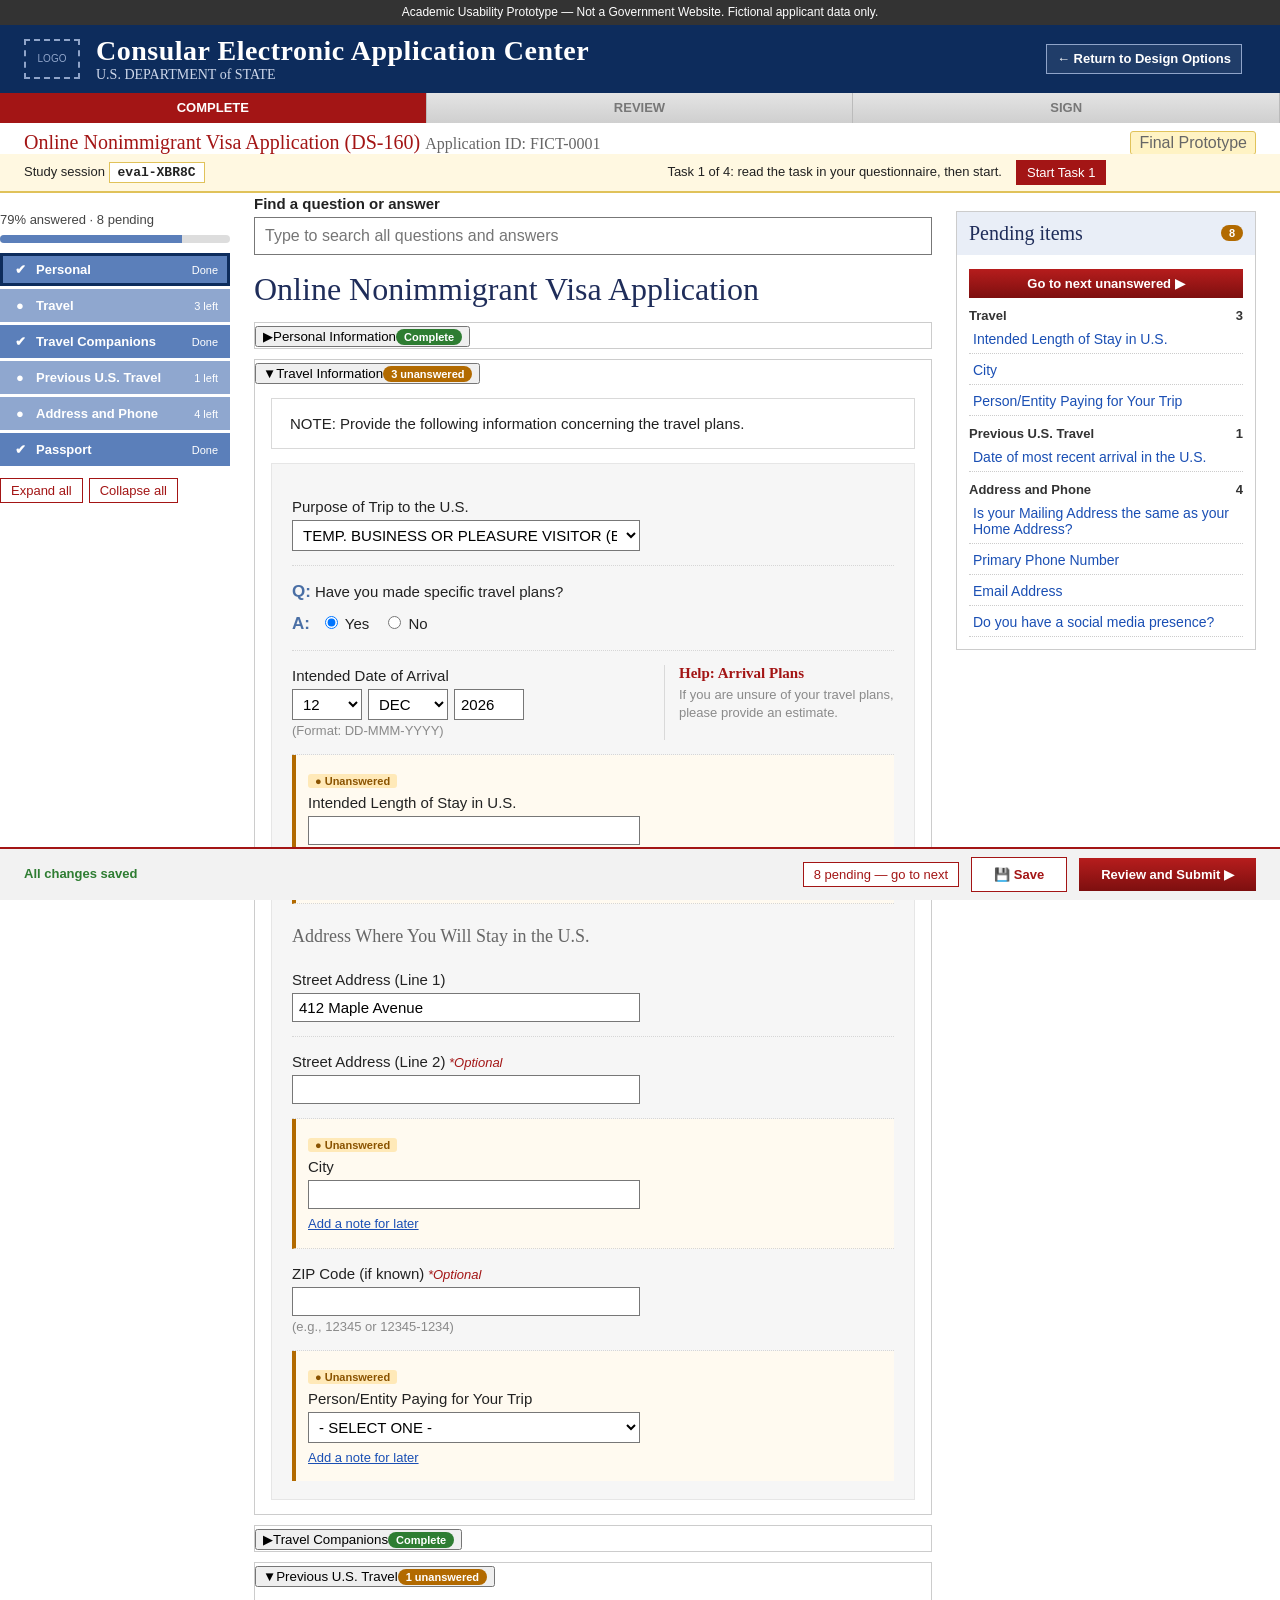
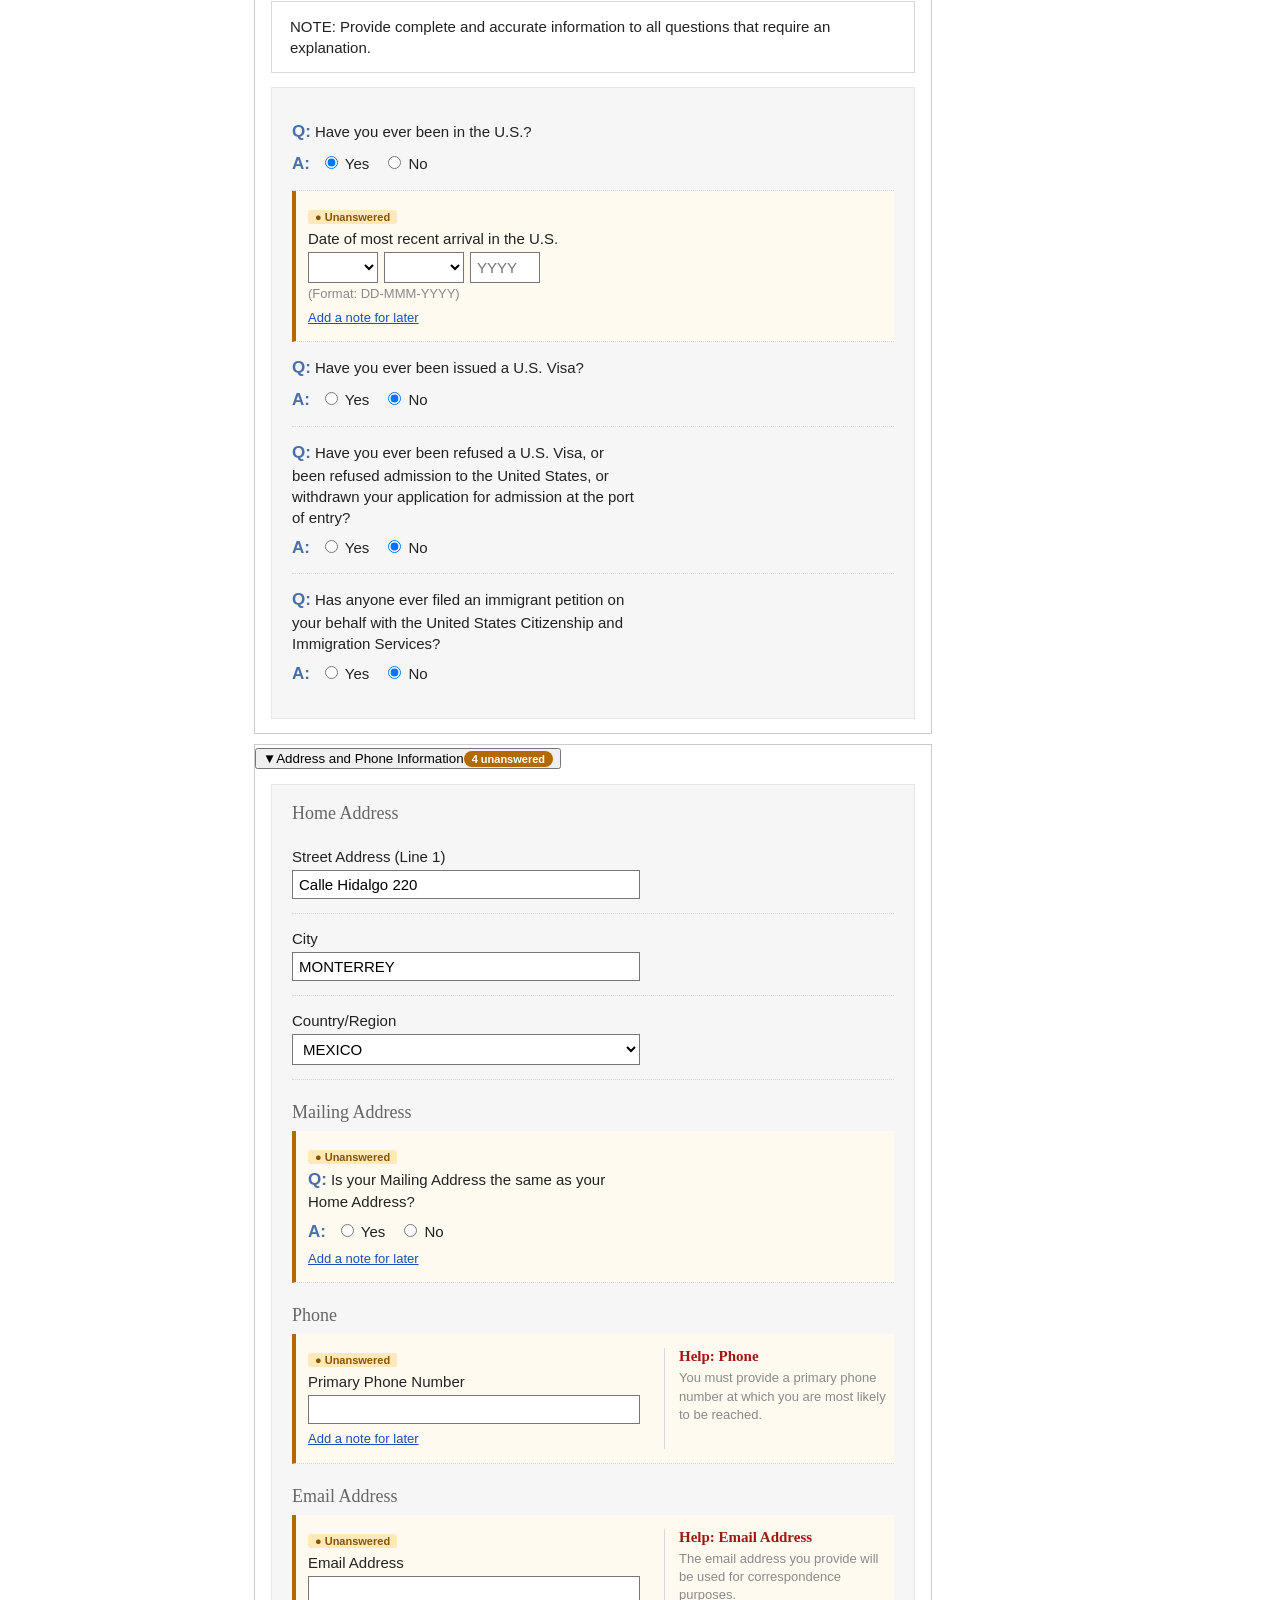
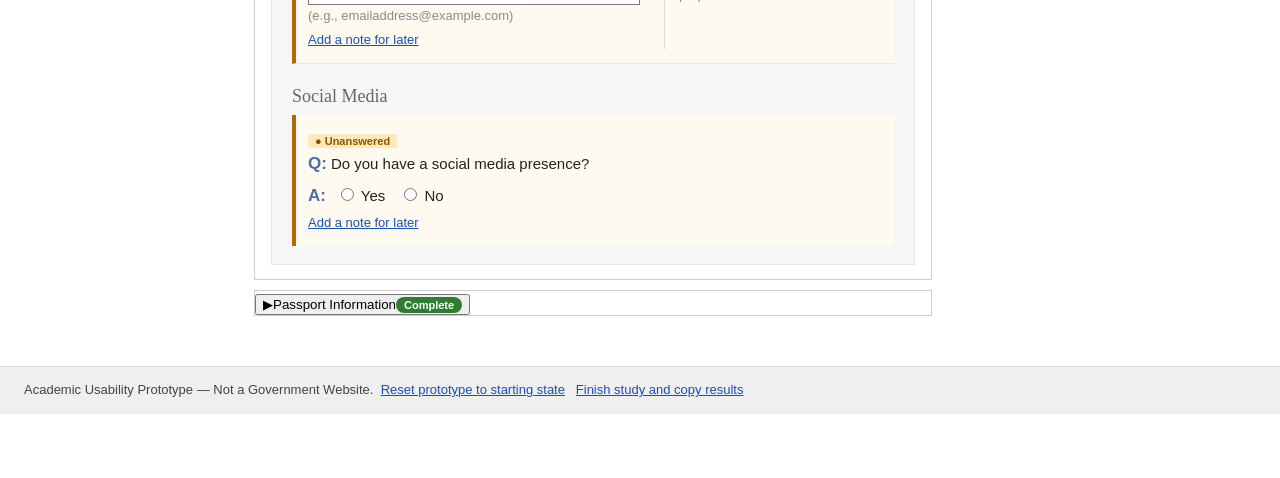
<file: option4-hybrid.html>
<!doctype html>
<html lang="en">
<head>
<meta charset="utf-8">
<meta name="viewport" content="width=device-width, initial-scale=1">
<title>Final Prototype — Single Page with Pending Items</title>
<link rel="stylesheet" href="shared/style.css">
<style>
/* study bar (this page only): sits above the form and pushes the sticky columns down */
.studybar { position: sticky; top: 0; z-index: 45; background: #fff8e1; border-bottom: 2px solid #e0c25a; font-size: 13px; }
.studybar > div { max-width: 1440px; margin: 0 auto; padding: 6px 24px; display: flex; gap: 14px; align-items: center; flex-wrap: wrap; }
.studybar .code, .modal .code { font: 700 13px monospace; background: #fff; border: 1px solid #e0c25a; padding: 2px 8px; }
.studybar .grow { flex: 1; }
.side, .rside { top: 52px; }
.rside { max-height: calc(100vh - 52px); }
.row { scroll-margin-top: 150px; scroll-margin-bottom: 90px; }
.cpanel { scroll-margin-top: 64px; }
.codebox { width: 100%; font: 12px monospace; margin-top: 8px; word-break: break-all; }
</style>
</head>
<body class="has-bar">
<div id="chrome"></div>
<div id="app-wrap"><div id="app"></div></div>
<div id="footer"></div>
<script src="shared/app.js"></script>
<script>
/* Final prototype: Option 2's single page + outline, with Option 3's pending-item tracking.
   1) Unanswered required questions are always marked in the form, outline and header badges.
   2) A pending-items panel links straight to each field.
   3) Review and Submit lives in one fixed action bar.
   4) Edits never re-flow the page, and every jump lands in the same screen position. */
const { h } = App;
const root = document.getElementById("app");
const resumed = App.init("option4");
App.chrome("Final Prototype");

/* =====================================================================
   Study logger (this page only). Records interaction events and task outcomes.
   It never records answer values, keystrokes or search text.
   Tasks (verified automatically; pressing "I'm done" is NOT treated as success):
     T1  correct the passport number              verified when the expected fictional value is entered
     T2  answer the previous-arrival date         verified when that date is complete
     T3  reload the page and recover saved work   verified when the page was reloaded during the task and saved changes were restored
     T4  review and submit                        verified when the simulated submission completes
   ===================================================================== */
const Study = (() => {
  const VERSION = "final-v1", KEY = "ds160-study-option4", IDLE_CAP = 30000, EVENT_CAP = 600;
  const EXPECTED_PASSPORT = "G4821935";
  const TASK_IDS = ["T1", "T2", "T3", "T4"];
  const iso = () => new Date().toISOString();
  const vp = () => innerWidth < 768 ? "mobile" : innerWidth < 1100 ? "tablet" : "desktop";
  const newId = () => {
    const a = "ABCDEFGHJKMNPQRSTUVWXYZ23456789", r = new Uint32Array(5); let o = "";
    try { crypto.getRandomValues(r); } catch (e) { for (let i = 0; i < 5; i++) r[i] = Math.random() * 4e9; }
    r.forEach(n => o += a[n % a.length]);
    return "eval-" + o;
  };
  const blankTask = () => ({ outcome: "not_started", verified: false, preSatisfied: false, activeMs: 0, wallStart: null, durationSeconds: null, wallSeconds: null,
    navigationActions: 0, validationErrors: 0, usedSearch: false, usedPendingPanel: false, reviewEditActions: 0, reloads: 0, savedStateRestored: null });
  function fresh() {
    const tasks = {}; TASK_IDS.forEach(id => tasks[id] = blankTask());
    return { sessionId: newId(), prototypeVersion: VERSION, startedAt: iso(), endedAt: null, viewportCategory: vp(), completedStudy: false,
      loads: 0, current: null, ms: 0, nav: 0, val: 0, failNav: null, recoverNav: null, submitted: false, tasks, events: [], dropped: 0 };
  }
  let S = null;
  try { S = JSON.parse(localStorage.getItem(KEY) || "null"); } catch (e) {}
  if (!S || !S.tasks) S = fresh();
  const persist = () => { try { localStorage.setItem(KEY, JSON.stringify(S)); } catch (e) {} };
  const T = id => S.tasks[id];
  const cur = () => S.current ? T(S.current) : null;

  /* active time: gaps between interactions longer than 30 s count as idle */
  let last = Date.now();
  function activity() {
    const t = Date.now(), d = Math.min(t - last, IDLE_CAP); last = t;
    S.ms += d; const c = cur(); if (c) c.activeMs += d;
    persist(); setTimeout(verify, 80);
  }
  function log(type, ref, extra) {
    if (S.events.length >= EVENT_CAP) { S.dropped++; return; }
    const c = cur();
    S.events.push({ t: S.current, e: type, r: ref || "", ms: c ? c.activeMs : S.ms, x: extra });
    persist();
  }
  /* a counted navigation action */
  function nav(type, ref, extra) {
    S.nav++;
    const c = cur();
    if (c) {
      c.navigationActions++;
      if (type === "question_search_used" || type === "search_result_selected") c.usedSearch = true;
      if (type === "pending_item_clicked" || type === "next_unanswered_clicked") c.usedPendingPanel = true;
    }
    log(type, ref, extra);
  }

  /* ---- verification ---- */
  const norm = v => String(v || "").replace(/\s/g, "").toUpperCase();
  const predicates = {
    T1: () => norm(App.answers.pnum) === EXPECTED_PASSPORT,
    T2: () => App.answered(App.findField("prev_arrival").field),
    T3: t => t.reloads >= 1 && t.savedStateRestored === true,
    T4: () => S.submitted === true,
  };
  function verify() {
    if (!S.current) return;
    const id = S.current, t = T(id);
    if (!t.verified && predicates[id](t)) {
      t.verified = true; t.durationSeconds = Math.round(t.activeMs / 1000);
      log("task_verified", id); persist();
    }
  }
  function start(id) {
    if (S.current) return;
    const t = T(id); t.outcome = "in_progress"; t.wallStart = Date.now(); S.current = id; last = Date.now();
    if (predicates[id](t)) { t.verified = true; t.preSatisfied = true; t.durationSeconds = 0; }   // flagged: already true before the task began
    log("task_started", id); persist(); drawStudy();
  }
  function finishTask() {
    const id = S.current; if (!id) return; const t = T(id);
    verify();
    t.wallSeconds = Math.round((Date.now() - t.wallStart) / 1000);
    if (!t.verified) t.durationSeconds = Math.round(t.activeMs / 1000);    // time until the participant said they were done
    t.outcome = t.verified ? "completed" : "not_verified";
    log("task_ended", id, t.verified ? "verified" : "unverified");
    S.current = null; persist(); drawStudy();
  }
  const nextTask = () => TASK_IDS.find(id => T(id).outcome === "not_started") || null;

  /* ---- saving and recovery ---- */
  const onSaveStarted = () => log("save_started");
  function onSaveSettled() {          // "confirmed" only if the stored copy really matches the current answers
    let ok = false;
    try { const st = JSON.parse(localStorage.getItem("ds160-option4")); ok = !!st && JSON.stringify(st.answers) === JSON.stringify(App.answers); } catch (e) {}
    log(ok ? "save_confirmed" : "save_failed");
  }
  function onLoad(resumedState) {
    S.loads++; last = Date.now();
    if (S.loads > 1) { log("page_reloaded"); const c = cur(); if (c) c.reloads++; }
    if (resumedState) {
      const keys = new Set([...Object.keys(SEED), ...Object.keys(App.answers)]); keys.delete("_later");
      const restored = [...keys].some(k => SEED[k] !== App.answers[k]);
      log("saved_state_restored", "", restored);
      const c = cur(); if (c && S.loads > 1) c.savedStateRestored = restored;
    }
    persist(); verify();
  }

  /* ---- review and submission ---- */
  function failedSubmit(missing) {
    S.val++; const c = cur(); if (c) c.validationErrors++;
    if (S.failNav === null) S.failNav = S.nav;
    log("submission_attempted", "", { ok: false, missing }); persist();
  }
  function completedSubmit() {
    log("submission_attempted", "", { ok: true });
    S.submitted = true;
    if (S.failNav !== null && S.recoverNav === null) S.recoverNav = S.nav - S.failNav;   // navigation actions from first failure to success
    log("simulated_submission_completed"); persist(); verify();
  }
  function reviewEdit() { const c = cur(); if (c) c.reviewEditActions++; persist(); }

  /* ---- summary and copy code ---- */
  /* The copy code is plain text a participant can read. It is built only from counts, durations, yes/no flags and fixed labels:
     no answers, no search text, no field names, no notes. Every value passes through safe(), which allows only [A-Za-z0-9._:-]. */
  const safe = v => v === null || v === undefined ? "-" : String(v).replace(/[^A-Za-z0-9._:-]/g, "?");
  const SHORT = { outline_section_clicked: "outline", question_search_used: "search", search_result_selected: "searchPick", pending_item_clicked: "pendingItem",
    next_unanswered_clicked: "nextUnanswered", section_expanded: "expand", section_collapsed: "collapse", review_opened: "review", missing_field_selected: "missingPick",
    review_edit_clicked: "reviewEdit", review_answer_edited: "reviewFixed", answer_modified: "edited", save_started: "saveStart", save_confirmed: "saveOk",
    save_failed: "saveFail", page_reloaded: "reload", submission_attempted: "submitTry", simulated_submission_completed: "submitDone" };
  function evCounts(taskId) {         // event counts, optionally for one task; only non-zero entries
    const o = {};
    S.events.forEach(e => { if ((taskId === undefined || e.t === taskId) && SHORT[e.e]) o[SHORT[e.e]] = (o[SHORT[e.e]] || 0) + 1; });
    return Object.keys(o).map(k => k + ":" + o[k]).join("/") || "-";
  }
  const fnv = str => { let x = 0x811c9dc5; for (let i = 0; i < str.length; i++) { x ^= str.charCodeAt(i); x = Math.imul(x, 0x01000193) >>> 0; } return x.toString(16).padStart(8, "0"); };
  const flag = v => v === null || v === undefined ? "-" : v ? 1 : 0;
  const stamp = s => s ? s.slice(0, 19) + "Z" : "-";
  function code() {                   // one readable line; the checksum lets the researcher detect a truncated paste
    const parts = ["DS160F1", "sid=" + S.sessionId, "ver=" + S.prototypeVersion, "vp=" + S.viewportCategory, "start=" + stamp(S.startedAt), "end=" + stamp(S.endedAt),
      "finished=" + flag(S.completedStudy), "nav=" + S.nav, "valErr=" + S.val, "navToRecover=" + safe(S.recoverNav), "reloads=" + Math.max(0, S.loads - 1)];
    TASK_IDS.forEach(id => {
      const t = T(id);
      parts.push(id + "[out=" + t.outcome + ",verified=" + flag(t.verified) + ",sec=" + safe(t.durationSeconds) + ",wall=" + safe(t.wallSeconds) + ",nav=" + t.navigationActions +
        ",valErr=" + t.validationErrors + ",search=" + flag(t.usedSearch) + ",pending=" + flag(t.usedPendingPanel) + ",reviewEdits=" + t.reviewEditActions +
        ",reloads=" + t.reloads + ",restored=" + flag(t.savedStateRestored) + ",pre=" + flag(t.preSatisfied) + ",ev=" + evCounts(id) + "]");
    });
    parts.push("evAll=" + evCounts());
    const body = parts.join(";").replace(/[^A-Za-z0-9._:;=,\[\]\/-]/g, "?");   // final guard: nothing outside this alphabet can leave the page
    return body + ";chk=" + fnv(body);
  }
  function endStudy() {
    S.endedAt = iso(); S.viewportCategory = vp();
    S.completedStudy = !S.current && TASK_IDS.every(id => !["not_started", "in_progress"].includes(T(id).outcome));
    persist();
  }
  const reset = () => { try { localStorage.removeItem(KEY); } catch (e) {} };
  return { S: () => S, activity, log, nav, start, finishTask, nextTask, onSaveStarted, onSaveSettled, onLoad, failedSubmit, completedSubmit, reviewEdit, code, endStudy, reset };
})();

/* ---- study bar: explicit task start / done boundary ---- */
const studyBar = h("div", { class: "studybar", role: "region", "aria-label": "Study controls" });
document.getElementById("app-wrap").insertBefore(studyBar, root);
function drawStudy() {
  const S = Study.S(); studyBar.innerHTML = "";
  const n = Study.nextTask(), c = S.current;
  const inner = h("div", {}, h("span", {}, "Study session ", h("span", { class: "code" }, S.sessionId)), h("span", { class: "grow" }));
  if (c) inner.append(h("span", {}, "Task " + c.slice(1) + " of 4 in progress"), h("button", { class: "sbtn fill", onclick: () => Study.finishTask() }, "I'm done with Task " + c.slice(1)));
  else if (n) inner.append(h("span", {}, "Task " + n.slice(1) + " of 4: read the task in your questionnaire, then start."), h("button", { class: "sbtn fill", onclick: () => Study.start(n) }, "Start Task " + n.slice(1)));
  else inner.append(h("span", {}, "All tasks finished."), h("button", { class: "sbtn fill", onclick: showFinish }, "Finish study and copy results"));
  studyBar.append(inner);
}
function showFinish() {
  Study.endStudy();
  const code = Study.code(), S = Study.S();
  const ta = h("textarea", { class: "codebox", readonly: "", rows: 6, "aria-label": "Results code" }); ta.value = code;
  const msg = h("span", { role: "status", style: "margin-left:10px;color:#2e7d32;font-weight:700" });
  const copy = () => {
    ta.focus(); ta.select();
    (navigator.clipboard ? navigator.clipboard.writeText(code) : Promise.reject()).then(() => msg.textContent = "Copied.", () => {
      let ok = false; try { ok = document.execCommand("copy"); } catch (e) {}
      msg.textContent = ok ? "Copied." : "Select the code and press Ctrl+C.";
    });
  };
  const scrim = h("div", { class: "scrim" }, h("div", { class: "modal", style: "max-width:640px" },
    h("h3", {}, "Finish study"),
    h("p", {}, "Your session code is ", h("span", { class: "code" }, S.sessionId), ". Enter it in the questionnaire."),
    h("p", {}, "Copy the results code below and paste it, unchanged, into the questionnaire's results field. You can read it: it holds only your session code, timings, click counts and task outcomes. It does not contain any answers you entered, anything you typed into search, or any personal information."),
    ta, h("div", { style: "font-size:12px;color:#666;margin-top:4px" }, code.length + " characters" + (S.completedStudy ? "" : " · not all tasks were finished")),
    h("div", { class: "btnbar" }, h("button", { class: "rbtn c", onclick: copy }, "Copy results code"), h("button", { class: "rbtn c", onclick: () => scrim.remove() }, "Close")), msg));
  document.body.append(scrim); ta.focus(); ta.select();
}
/* footer: Reset also clears the study session; add a finish link */
document.getElementById("resetbtn").onclick = () => {
  if (confirm("Reset this prototype and the study session?")) { Study.reset(); try { localStorage.removeItem("ds160-scroll-option4"); } catch (e) {} App.reset(); }
};
document.querySelector("#footer .footer").append(document.createTextNode("   "), h("button", { class: "link", onclick: showFinish }, "Finish study and copy results"));

/* interaction capture: active time, and "answer modified" without its value */
["click", "keydown", "input", "change"].forEach(ev => document.addEventListener(ev, Study.activity, true));
const lastMod = {}; let reviewEditField = null;
function onModified(e) {
  const t = e.target; if (!t || t.tagName === "TEXTAREA") return;
  const row = t.closest && t.closest(".row"); if (!row || !row.id.startsWith("row_")) return;
  const id = row.id.slice(4), now = Date.now();
  if (lastMod[id] && now - lastMod[id] < 4000) return;
  lastMod[id] = now;
  Study.log("answer_modified", id);
  if (reviewEditField === id) { Study.log("review_answer_edited", id); reviewEditField = null; }
}
document.addEventListener("input", onModified, true);
document.addEventListener("change", onModified, true);

const indicator = App.saveIndicator();
/* save events come from the same indicator the user sees, but "confirmed" is checked against storage */
(function () {
  const orig = indicator.update; let saving = false;
  indicator.update = mode => {
    orig(mode);
    if (mode === "saving" && !saving) { saving = true; Study.onSaveStarted(); }
    if (mode === "saved") { saving = false; Study.onSaveSettled(); }
  };
})();

const L = App.answers._later;                      // optional per-question notes: { fieldId: { note } }

if (!App.meta.open) { App.meta.open = {}; SECTIONS.forEach(s => App.meta.open[s.id] = App.stats(s).status !== "done"); }
let hit = new Set(), editingNote = null, cursor = null, curSection = SECTIONS[0].id;

const outline = h("nav", { class: "side", "aria-label": "Application outline" });
const main = h("div", { class: "main" });
const rside = h("aside", { class: "rside", "aria-label": "Pending items" });
root.append(h("div", { class: "shell" }, outline, main, rside));

const searchInput = h("input", { type: "text", id: "q", placeholder: "Type to search all questions and answers", autocomplete: "off", "aria-label": "Find a question or answer" });
const results = h("div", { class: "results", hidden: true });
const panelsBox = h("div");
const bodies = {}, heads = {};
main.append(
  h("div", { class: "search" }, h("label", { class: "lbl", for: "q", style: "font-weight:700" }, "Find a question or answer"), searchInput, results),
  h("h2", { class: "title" }, "Online Nonimmigrant Visa Application"),
  panelsBox);

/* ---- fixed action bar: the one place for save / pending / review ---- */
const pendBtn = h("button", { class: "sbtn", onclick: () => nextPending("action_bar") });
const bar = h("div", { class: "actionbar" }, h("div", {},
  indicator, h("span", { class: "grow" }), pendBtn,
  h("button", { class: "rbtn", style: "background:#fff;color:var(--red);border:1px solid var(--red)", onclick: () => App.save() }, "💾 Save"),
  h("button", { class: "rbtn", onclick: openReview }, "Review and Submit ▶")));
document.body.append(bar);

/* ---- panels ---- */
SECTIONS.forEach(s => {
  const body = h("div", { class: "cbody" });
  const head = h("button", { class: "chead", "aria-expanded": "false", onclick: () => toggle(s.id) });
  bodies[s.id] = body; heads[s.id] = head;
  panelsBox.append(h("section", { class: "cpanel", id: "sec_" + s.id }, h("h3", { style: "margin:0" }, head), body));
});
const sec = id => SECTIONS.find(s => s.id === id);
const badgeText = st => st.missing.length ? st.missing.length + " unanswered" : App.label[st.status];

function drawPanel(s) {
  const open = !!App.meta.open[s.id], st = App.stats(s);
  const head = heads[s.id];
  head.setAttribute("aria-expanded", open);
  head.innerHTML = "";
  head.append(h("span", { class: "caret" }, open ? "▼" : "▶"), s.title, h("span", { class: "badge " + st.status }, badgeText(st)));
  bodies[s.id].hidden = !open;
  if (!open) return;
  bodies[s.id].innerHTML = "";
  if (s.note) bodies[s.id].append(h("div", { class: "note" }, "NOTE: " + s.note));
  const box = h("div", { class: "panel" });
  bodies[s.id].append(box);
  App.renderSection(box, s, { hit, persist: true, extra: noteUI });
}

/* optional note on an unanswered question, shown again in the pending panel */
function noteUI(f) {
  if (App.answered(f) || !f.required) return null;
  const n = L[f.id];
  if (editingNote === f.id) {
    const ta = h("textarea", { rows: 2, "aria-label": "Note for this question", placeholder: "e.g., Ask family member" }, n ? n.note : "");
    return h("div", { class: "rnote" }, ta, h("div", { style: "margin-top:4px;display:flex;gap:6px" },
      h("button", { class: "sbtn fill", onclick: () => { const v = ta.value.trim(); v ? L[f.id] = { note: v } : delete L[f.id]; editingNote = null; App.save(); refresh(); } }, "Save note"),
      h("button", { class: "sbtn", onclick: () => { editingNote = null; refresh(); } }, "Cancel")));
  }
  return h("div", { class: "rnote" }, n ? ["Note: " + n.note + " "] : null,
    h("button", { class: "link", onclick: () => { editingNote = f.id; refresh(); setTimeout(() => { const t = document.querySelector("#row_" + f.id + " textarea"); if (t) t.focus({ preventScroll: true }); }, 30); } }, n ? "Edit note" : "Add a note for later"));
}

function drawOutline() {
  outline.innerHTML = "";
  const o = App.overall(), pend = App.pendingAll().length;
  outline.append(h("div", { style: "font-size:13px;color:#444" }, o.pct + "% answered · " + pend + " pending"), h("div", { class: "progress" }, h("i", { style: "width:" + o.pct + "%" })));
  const ul = h("ul", { class: "nav" });
  SECTIONS.forEach(s => {
    const st = App.stats(s);
    ul.append(h("li", {}, h("button", { "data-sec": s.id, class: (st.status === "done" ? "" : st.status === "part" ? "part" : "todo") + (s.id === curSection ? " cur" : ""), onclick: () => { Study.nav("outline_section_clicked", s.id); goTo(s.id); } },
      h("span", { class: "ic" }, st.status === "done" ? "✔" : st.status === "part" ? "●" : ""), h("span", {}, s.short),
      h("span", { class: "cnt" }, st.missing.length ? st.missing.length + " left" : "Done"))));
  });
  outline.append(ul, h("div", { style: "display:flex;gap:6px;margin-top:12px" },
    h("button", { class: "sbtn", onclick: () => setAll(true) }, "Expand all"), h("button", { class: "sbtn", onclick: () => setAll(false) }, "Collapse all")));
}

/* pending-items summary */
function drawPending() {
  rside.innerHTML = "";
  const all = App.pendingAll();
  pendBtn.textContent = all.length ? all.length + " pending — go to next" : "No pending items";
  pendBtn.disabled = !all.length;
  const box = h("div", { class: "pbox" }, h("h3", {}, "Pending items", h("span", { class: "badge " + (all.length ? "part" : "done") }, String(all.length))));
  const body = h("div", { class: "pbody" });
  if (!all.length) body.append(h("p", { style: "margin:8px 0" }, "All required questions are answered."), h("button", { class: "rbtn", style: "width:100%", onclick: openReview }, "Review and Submit"));
  else {
    body.append(h("button", { class: "rbtn", style: "width:100%;margin-top:6px", onclick: () => nextPending("panel") }, "Go to next unanswered ▶"));
    SECTIONS.forEach(s => {
      const m = App.stats(s).missing; if (!m.length) return;
      body.append(h("div", { class: "pgroup" }, h("span", {}, s.short), h("span", {}, String(m.length))));
      m.forEach(f => body.append(h("button", { class: "pitem", onclick: () => { Study.nav("pending_item_clicked", f.id); goTo(s.id, f.id); } }, f.label, L[f.id] ? h("small", {}, "Note: " + L[f.id].note) : null)));
    });
  }
  box.append(body); rside.append(box);
}

/* ---- keeping the view stable ---- */
function drawAll() { SECTIONS.forEach(drawPanel); drawOutline(); drawPending(); }
function refresh() { const y = window.scrollY; drawAll(); window.scrollTo(0, y); }      // redraw without moving the page
App.state.onChange = refresh;
/* typing: update marks and counters in place, never rebuild the field being edited */
App.state.onInput = () => {
  SECTIONS.forEach(s => {
    const st = App.stats(s), b = heads[s.id].querySelector(".badge");
    if (b) { b.className = "badge " + st.status; b.textContent = badgeText(st); }
    s.fields.forEach(f => {
      const row = document.getElementById("row_" + f.id); if (!row) return;
      const un = f.required && App.visible(f) && !App.answered(f), tag = row.querySelector(".unans-tag");
      row.classList.toggle("unans", un);
      if (!un && tag) tag.remove();
    });
  });
  drawOutline(); drawPending();
};

/* one scroll rule for every jump: target lands just below the top edge (see scroll-margin in CSS) */
function scrollToEl(el) { el.scrollIntoView({ behavior: "smooth", block: "start" }); }
function goTo(id, fieldId) {
  const wasOpen = App.meta.open[id];
  App.meta.open[id] = true;
  if (!wasOpen) { App.save(); drawPanel(sec(id)); drawOutline(); }
  if (fieldId) {
    cursor = fieldId;
    const row = document.getElementById("row_" + fieldId);
    if (row) {
      scrollToEl(row); row.classList.add("flash");
      const i = row.querySelector("input:not([disabled]),select"); if (i) i.focus({ preventScroll: true });
      setTimeout(() => row.classList.remove("flash"), 1700);
    }
  } else scrollToEl(document.getElementById("sec_" + id));
}
function nextPending(source) {
  const all = App.pendingAll(); if (!all.length) return;
  let i = all.findIndex(x => x.field.id === cursor);
  i = i < 0 ? 0 : (i + 1) % all.length;
  Study.nav("next_unanswered_clicked", all[i].field.id, source);
  goTo(all[i].section.id, all[i].field.id);
}
function toggle(id) {
  App.meta.open[id] = !App.meta.open[id];
  Study.nav(App.meta.open[id] ? "section_expanded" : "section_collapsed", id);
  App.save(); drawPanel(sec(id));
}
function setAll(v) { Study.nav(v ? "section_expanded" : "section_collapsed", "all"); SECTIONS.forEach(s => App.meta.open[s.id] = v); App.save(); refresh(); }

/* current section follows the scroll position */
let ticking = false;
window.addEventListener("scroll", () => {
  if (ticking) return; ticking = true;
  requestAnimationFrame(() => {
    ticking = false;
    let cur = SECTIONS[0].id;
    SECTIONS.forEach(s => { const el = document.getElementById("sec_" + s.id); if (el && el.getBoundingClientRect().top <= 160) cur = s.id; });
    if (cur !== curSection) { curSection = cur; outline.querySelectorAll("button[data-sec]").forEach(b => b.classList.toggle("cur", b.dataset.sec === cur)); }
  });
}, { passive: true });

/* ---- search ---- */
let searchTimer = null, lastSearchLog = 0;
function logSearch(len, count) {          // records that search was used and how many results it had; the text and its length are never stored
  clearTimeout(searchTimer);
  if (len < 2) return;
  searchTimer = setTimeout(() => { if (Date.now() - lastSearchLog > 2500) { lastSearchLog = Date.now(); Study.nav("question_search_used", "", { results: count }); } }, 1200);
}
function runSearch(jumpFirst) {
  const q = searchInput.value.trim();
  results.innerHTML = "";
  if (!q) { results.hidden = true; if (hit.size) { hit = new Set(); refresh(); } return; }
  const r = App.search(q);
  if (!jumpFirst) logSearch(q.length, r.length);
  results.hidden = false;
  if (!r.length) { results.append(h("div", { class: "none" }, "No matching questions or answers.")); return; }
  r.slice(0, 8).forEach((x, rank) => {
    const ans = App.answerText(x.field);
    results.append(h("button", { onclick: () => { Study.nav("search_result_selected", x.field.id, rank + 1); hit = new Set([x.field.id]); results.hidden = true; App.meta.open[x.section.id] = true; refresh(); goTo(x.section.id, x.field.id); } },
      x.field.label, h("br"), h("small", {}, x.section.title + (ans ? " · Answer: " + ans : " · Not answered"))));
  });
  if (jumpFirst) { const t = r[0]; Study.nav("search_result_selected", t.field.id, "enter"); hit = new Set([t.field.id]); results.hidden = true; App.meta.open[t.section.id] = true; refresh(); goTo(t.section.id, t.field.id); }
}
searchInput.addEventListener("input", () => runSearch(false));
searchInput.addEventListener("keydown", e => { if (e.key === "Enter") runSearch(true); if (e.key === "Escape") results.hidden = true; });
document.addEventListener("click", e => { if (!e.target.closest(".search")) results.hidden = true; });

/* ---- review and submit (dialog: opening it never moves the page) ---- */
function openReview() {
  let pend = App.pendingAll();
  Study.nav("review_opened");
  if (pend.length) Study.log("missing_fields_shown", "", pend.length);
  let done = false, failed = false;
  const scrim = h("div", { class: "scrim", onclick: e => { if (e.target === scrim) scrim.remove(); } });
  function draw() {
    scrim.innerHTML = "";
    const m = h("div", { class: "modal", role: "dialog", "aria-labelledby": "rt", style: "max-width:760px" }, h("h3", { id: "rt" }, "Review and Submit"));
    if (done) m.append(h("p", { style: "color:var(--ok);font-weight:700" }, "Simulated submission complete. No data was sent anywhere."));
    else {
      m.append(h("p", { style: pend.length ? "color:var(--red)" : "", role: failed ? "alert" : null }, pend.length
        ? (failed ? "Cannot submit yet: " : "") + pend.length + " required question" + (pend.length > 1 ? "s" : "") + " still need an answer. Select Answer to go to it."
        : "All required questions are answered. Please check your answers below before submitting."));
      /* every answer, by section, each with a direct link back to the field */
      SECTIONS.forEach(s => {
        const st = App.stats(s);
        const tb = h("tbody");
        s.fields.filter(App.visible).forEach(f => {
          const ans = App.answerText(f), miss = f.required && !App.answered(f);
          tb.append(h("tr", { style: miss ? "background:#fffaf0" : "" },
            h("td", { style: "width:46%" }, f.label),
            h("td", {}, ans ? ans : h("i", { style: miss ? "color:#8a5300;font-weight:700" : "color:#888" }, miss ? "Not answered" : "Not provided")),
            h("td", { style: "text-align:right;white-space:nowrap" }, h("button", { class: "sbtn" + (miss ? " fill" : ""), onclick: () => {
              if (miss) Study.nav("missing_field_selected", f.id);
              else { Study.nav("review_edit_clicked", f.id); Study.reviewEdit(); reviewEditField = f.id; }
              scrim.remove(); goTo(s.id, f.id); } }, miss ? "Answer" : "Edit"))));
        });
        m.append(h("div", { style: "display:flex;align-items:center;gap:10px;margin:16px 0 6px" },
          h("b", { style: "font:18px Georgia,serif;color:var(--navy-text)" }, s.title), h("span", { class: "badge " + st.status }, badgeText(st))),
          h("table", { class: "t" }, tb));
      });
    }
    m.append(h("div", { class: "btnbar", style: "position:sticky;bottom:-22px" },
      h("button", { class: "rbtn c", onclick: () => scrim.remove() }, done ? "Close" : "Keep editing"),
      done ? null : h("button", { class: "rbtn c", onclick: () => {
        pend = App.pendingAll();
        if (pend.length) { failed = true; Study.failedSubmit(pend.length); }
        else { done = true; Study.completedSubmit(); }
        draw(); } }, "Submit Application")));
    scrim.append(m);
  }
  draw(); document.body.append(scrim);
}
document.addEventListener("keydown", e => { if (e.key === "Escape") { const s = document.querySelector(".scrim"); if (s) s.remove(); } });

/* ---- return to the same place after an interruption ---- */
const SK = "ds160-scroll-option4";
window.addEventListener("pagehide", () => { try { localStorage.setItem(SK, String(window.scrollY)); } catch (e) {} });
drawAll();
drawStudy();
Study.onLoad(resumed);
try {
  const y = parseFloat(localStorage.getItem(SK));
  if (resumed && y > 0) requestAnimationFrame(() => window.scrollTo(0, y));
  if (!resumed) localStorage.removeItem(SK);
} catch (e) {}
</script>
</body>
</html>
</file>
<file: shared/style.css>
/* Look & feel modelled on assets/Screen*.png */
:root {
  --navy: #0d2c5c;
  --navy-text: #1f2d5a;
  --red: #a31515;
  --red-dark: #7d0f0f;
  --side: #5b7fba;
  --side-off: #b9b9b9;
  --panel: #f6f6f6;
  --group: #e8eef6;
  --q: #4a6fa5;
  --line: #d9d9d9;
  --help: #8a8a8a;
  --ok: #2e7d32;
  --warn: #b26a00;
  --yellow: #ffffc0;
  --serif: Georgia, "Times New Roman", serif;
  --sans: Arial, Helvetica, sans-serif;
}
* { box-sizing: border-box; }
body { margin: 0; font: 15px/1.4 var(--sans); color: #222; background: #fff; }
a { color: #1a4fb4; }

/* ---------- header ---------- */
.hdr { background: var(--navy); color: #fff; padding: 10px 24px; display: flex; align-items: center; gap: 16px; }
.hdr .logo { width: 56px; height: 40px; border: 2px dashed #8fa4c9; display: grid; place-items: center; font-size: 10px; color: #8fa4c9; }
.hdr h1 { font: 600 28px var(--serif); margin: 0; letter-spacing: .5px; }
.hdr small { display: block; font: 14px var(--serif); color: #cdd7ea; }
.hdr .util { margin-left: auto; font-size: 13px; display: flex; gap: 14px; }
.hdr .util span { cursor: default; }
.tabs { display: flex; background: linear-gradient(#e4e4e4, #cfcfcf); font-size: 13px; font-weight: 700; color: #777; }
.tabs div { flex: 1; text-align: center; padding: 6px 0; border-right: 1px solid #bbb; }
.tabs .on { background: var(--red); color: #fff; }
.apptitle { font: 20px var(--serif); color: var(--red); padding: 8px 24px 0; }
.apptitle span { color: #666; font-size: 16px; }
.designtag { float: right; font: 12px var(--sans); background: #fff3c4; border: 1px solid #e0c25a; color: #6a5300; padding: 2px 8px; border-radius: 3px; }

/* ---------- layout ---------- */
.shell { display: flex; gap: 24px; padding: 0 24px 40px 0; align-items: flex-start; }
.side { width: 230px; flex: none; padding-top: 18px; position: sticky; top: 0; }
.main { flex: 1; min-width: 0; }
h2.title { font: 32px var(--serif); color: var(--navy-text); margin: 14px 0 14px; }
.note { border: 1px solid var(--line); padding: 14px 18px; margin-bottom: 14px; background: #fff; }

/* sidebar nav (blue bars) */
.nav { list-style: none; margin: 0; padding: 0; }
.nav li { margin: 0 0 3px; }
.nav button { width: 100%; text-align: left; border: 0; padding: 9px 12px; font: 700 13px var(--sans); color: #fff; background: var(--side); cursor: pointer; display: flex; align-items: center; gap: 8px; }
.nav button .ic { width: 16px; text-align: center; }
.nav button.todo { background: var(--side-off); color: #5f6f8c; }
.nav button.part { background: #8fa7cf; color: #fff; }
.nav button.cur { outline: 3px solid var(--navy); outline-offset: -3px; }
.nav button:focus-visible { outline: 3px solid #ffb300; }
.sidehelp { margin-top: 28px; background: linear-gradient(90deg, #eee, #fff); padding: 10px; font-size: 13px; color: var(--help); }
.sidehelp b { font-family: var(--serif); color: var(--red); }
.progress { height: 8px; background: #ddd; border-radius: 4px; overflow: hidden; margin: 6px 0 10px; }
.progress i { display: block; height: 100%; background: var(--side); }

/* ---------- form panel ---------- */
.panel { background: var(--panel); border: 1px solid #e6e6e6; padding: 18px 20px; }
.group-h { font: 18px var(--serif); color: #666; margin: 22px 0 8px; }
.group-h:first-child { margin-top: 0; }
.row { display: grid; grid-template-columns: minmax(0, 1fr) 230px; gap: 24px; padding: 14px 0; border-bottom: 1px dotted #d6d6d6; }
.row:last-child { border-bottom: 0; }
.row .help { border-left: 1px solid var(--line); padding-left: 14px; font-size: 13px; color: var(--help); }
.row .help b { display: block; font: 700 15px var(--serif); color: var(--red); margin-bottom: 4px; }
.row.nohelp .help { visibility: hidden; }
label.lbl { display: block; margin-bottom: 3px; }
.opt { font-style: italic; color: var(--red); font-size: 13px; }
.eg { color: var(--help); font-size: 13px; margin-top: 2px; }
input[type=text], select { width: 100%; max-width: 420px; padding: 5px 6px; border: 1px solid #777; background: #fff; font: 15px var(--sans); }
input[type=text]:disabled, select:disabled { background: #ccc; }
input.num { width: 70px; }
.inline { display: inline-flex; gap: 6px; }
.dna { margin-top: 6px; font-size: 14px; display: block; }
.q { color: #222; margin-bottom: 8px; }
.q b { color: var(--q); font-size: 17px; margin-right: 4px; }
.a b { color: var(--q); font-size: 17px; margin-right: 10px; }
.a label { margin-right: 14px; cursor: pointer; }
.sub { margin: 10px 0 0 4px; padding: 10px 12px; background: var(--group); border-left: 3px solid var(--q); }
.row.missing { background: #fff4f4; box-shadow: -4px 0 0 var(--red); }
.row.missing .req-flag { display: block; }
.req-flag { display: none; color: var(--red); font-size: 13px; margin-top: 4px; font-weight: 700; }
.row.flash { animation: flash 1.6s ease; }
@keyframes flash { 0%, 60% { background: var(--yellow); } 100% { background: transparent; } }

/* ---------- buttons ---------- */
.btnbar { display: flex; gap: 2px; background: linear-gradient(#f4f4f4, #e6e6e6); padding: 10px 14px; margin-top: 14px; border: 1px solid #ddd; }
.rbtn { flex: 1; background: linear-gradient(#b61d1d, var(--red-dark)); color: #fff; border: 0; padding: 7px 12px; font: 700 13px var(--sans); cursor: pointer; }
.rbtn:hover { background: var(--red-dark); }
.rbtn.l { text-align: left; } .rbtn.r { text-align: right; } .rbtn.c { text-align: center; flex: .6; }
.rbtn.ghost { background: #fff; color: var(--red); border: 1px solid var(--red); }
.rbtn.auto { flex: none; }

/* ---------- shared widgets ---------- */
.badge { font: 700 11px var(--sans); padding: 2px 8px; border-radius: 10px; color: #fff; background: #888; white-space: nowrap; }
.badge.done { background: var(--ok); } .badge.part { background: var(--warn); }
.banner { background: #fff8e1; border: 1px solid #e8c766; padding: 10px 14px; margin-bottom: 12px; font-size: 14px; display: flex; gap: 12px; align-items: center; }
.banner button { margin-left: auto; }
.toast { position: fixed; right: 20px; bottom: 20px; background: #222; color: #fff; padding: 8px 14px; border-radius: 4px; font-size: 13px; opacity: 0; transition: opacity .25s; pointer-events: none; }
.toast.on { opacity: .92; }
.pending { list-style: none; margin: 0; padding: 0; }
.pending li { display: flex; gap: 10px; align-items: baseline; padding: 8px 0; border-bottom: 1px dotted #ccc; font-size: 14px; }
.pending li small { color: var(--help); display: block; }
.pending button { margin-left: auto; flex: none; }
.link { background: none; border: 0; color: #1a4fb4; text-decoration: underline; cursor: pointer; font: inherit; padding: 0; }
.footer { background: #efefef; padding: 14px 24px; font-size: 13px; color: #444; border-top: 1px solid #ddd; }

@media (max-width: 820px) {
  .shell { flex-direction: column; padding: 0 14px 30px; gap: 0; }
  .side { width: 100%; position: static; }
  .row { grid-template-columns: 1fr; gap: 6px; }
  .row .help { border-left: 0; padding-left: 0; }
  .hdr h1 { font-size: 20px; }
  .hdr .util { display: none; }
}

/* ---------- additions ---------- */
#app-wrap, #chrome, #footer { max-width: 1440px; margin: 0 auto; }
.proto-banner { background: #333; color: #fff; text-align: center; font-size: 12px; padding: 4px 8px; }
.returnbtn { color: #fff; border: 1px solid #8fa4c9; padding: 5px 10px; text-decoration: none; font-weight: 700; background: rgba(255,255,255,.08); }
.returnbtn:hover { background: rgba(255,255,255,.2); }
.saveind { font-size: 13px; color: var(--ok); font-weight: 700; }
.saveind[data-mode=saving] { color: var(--warn); }
.statusbar { display: flex; align-items: center; gap: 14px; margin-bottom: 10px; font-size: 13px; }
.row.hit { background: var(--yellow); }
mark { background: #ffe066; }

/* modal */
.scrim { position: fixed; inset: 0; background: rgba(0,0,0,.45); display: grid; place-items: center; z-index: 50; }
.modal { background: #fff; max-width: 480px; width: calc(100% - 32px); padding: 22px; border-top: 6px solid var(--red); box-shadow: 0 8px 30px rgba(0,0,0,.35); max-height: 90vh; overflow: auto; }
.modal h3 { font: 22px var(--serif); margin: 0 0 8px; color: var(--navy-text); }
.modal .btnbar { margin-top: 16px; }

/* collapsible panels (option 2) */
.cpanel { border: 1px solid #ccc; margin-bottom: 10px; background: #fff; }
.cpanel > .chead { width: 100%; display: flex; align-items: center; gap: 10px; background: #e9eef7; border: 0; padding: 12px 14px; font: 20px var(--serif); color: var(--navy-text); cursor: pointer; text-align: left; }
.cpanel > .chead .caret { font: 14px var(--sans); width: 14px; }
.cpanel > .chead .badge { margin-left: auto; }
.cpanel .cbody { padding: 14px 16px; }
.search { position: relative; margin-bottom: 16px; }
.search input { max-width: none; padding: 9px 10px; font-size: 16px; }
.results { position: absolute; left: 0; right: 0; top: 100%; z-index: 20; background: #fff; border: 1px solid #777; box-shadow: 0 6px 16px rgba(0,0,0,.2); max-height: 320px; overflow: auto; }
.results button { display: block; width: 100%; text-align: left; border: 0; border-bottom: 1px solid #eee; background: #fff; padding: 8px 12px; font: 14px var(--sans); cursor: pointer; }
.results button:hover, .results button:focus { background: #eef3fb; }
.results small { color: var(--help); }
.results .none { padding: 10px 12px; color: var(--help); }

/* hub (option 3) */
.cards { display: grid; grid-template-columns: repeat(3, 1fr); gap: 16px; }
.card { border: 1px solid #ccc; background: var(--panel); padding: 16px; display: flex; flex-direction: column; gap: 8px; border-top: 5px solid var(--side); }
.card.done { border-top-color: var(--ok); } .card.part { border-top-color: var(--warn); } .card.todo { border-top-color: #999; }
.card h3 { font: 20px var(--serif); color: var(--navy-text); margin: 0; }
.card .meta { font-size: 14px; color: #444; }
.card .rbtn { flex: none; margin-top: auto; text-align: center; }
.topnav { display: flex; gap: 8px; align-items: center; margin: 10px 0 0; flex-wrap: wrap; }
.later { margin-top: 10px; font-size: 14px; }
.later .box { background: #fff7e0; border: 1px solid #e8c766; padding: 8px 10px; margin-top: 6px; }
.later textarea { width: 100%; max-width: 520px; font: 14px var(--sans); padding: 6px; border: 1px solid #777; }
table.t { width: 100%; border-collapse: collapse; background: #fff; font-size: 14px; }
table.t th { background: #e9eef7; text-align: left; padding: 8px; font-family: var(--serif); font-size: 15px; color: var(--navy-text); }
table.t td { padding: 8px; border-bottom: 1px solid #ddd; vertical-align: top; }
.sbtn { font: 13px var(--sans); padding: 4px 10px; border: 1px solid var(--red); background: #fff; color: var(--red); cursor: pointer; }
.sbtn:hover { background: #fbeaea; }
.sbtn.fill { background: var(--red); color: #fff; }

/* landing */
.landing { padding: 30px 24px 50px; }
.landing h1 { font: 40px var(--serif); color: var(--navy-text); margin: 0 0 8px; }
.landing .cards { margin-top: 26px; }
.landing a.card { text-decoration: none; color: inherit; border-top-color: var(--red); min-height: 190px; }
.landing a.card:hover, .landing a.card:focus-visible { background: #fff; box-shadow: 0 4px 14px rgba(0,0,0,.18); }
.landing .num { font: 700 13px var(--sans); color: var(--red); text-transform: uppercase; letter-spacing: .5px; }

@media (max-width: 1000px) { .cards { grid-template-columns: 1fr 1fr; } }
@media (max-width: 700px) { .cards { grid-template-columns: 1fr; } }

/* ---------- hybrid (option 4) ---------- */
.row.unans { border-left: 4px solid var(--warn); background: #fffaf0; padding-left: 12px; }
.unans-tag { display: inline-block; font: 700 11px var(--sans); color: #8a5300; background: #ffe9b8; padding: 1px 7px; border-radius: 3px; margin-bottom: 4px; }
.rside { width: 300px; flex: none; padding-top: 18px; position: sticky; top: 0; max-height: 100vh; overflow: auto; padding-bottom: 80px; }
.pbox { border: 1px solid #ccc; background: #fff; }
.pbox h3 { font: 20px var(--serif); color: var(--navy-text); margin: 0; padding: 10px 12px; background: #e9eef7; display: flex; align-items: center; gap: 8px; }
.pbox h3 .badge { margin-left: auto; }
.pbox .pbody { padding: 8px 12px 12px; }
.pgroup { margin-top: 10px; font: 700 13px var(--sans); color: #333; display: flex; justify-content: space-between; }
.pitem { display: block; width: 100%; text-align: left; border: 0; background: none; padding: 6px 4px; margin-top: 2px; font: 14px var(--sans); color: #1a4fb4; cursor: pointer; border-bottom: 1px dotted #ccc; }
.pitem:hover, .pitem:focus-visible { background: #eef3fb; }
.pitem small { display: block; color: #6b5200; font-style: italic; }
.nav button .cnt { margin-left: auto; font-weight: 400; font-size: 11px; }
.nav button.cur { outline: 3px solid var(--navy); outline-offset: -3px; }
.cpanel { scroll-margin-top: 12px; }
.row { scroll-margin-top: 90px; scroll-margin-bottom: 90px; }
.actionbar { position: fixed; left: 0; right: 0; bottom: 0; z-index: 30; background: #f2f2f2; border-top: 2px solid var(--red); }
.actionbar > div { max-width: 1440px; margin: 0 auto; padding: 8px 24px; display: flex; align-items: center; gap: 12px; }
.actionbar .grow { flex: 1; }
.actionbar .rbtn { flex: none; padding: 9px 22px; }
body.has-bar { padding-bottom: 64px; }
.rnote { margin-top: 6px; font-size: 13px; }
.rnote textarea { width: 100%; max-width: 420px; font: 13px var(--sans); padding: 4px; border: 1px solid #777; }
@media (max-width: 1100px) { .shell { flex-wrap: wrap; } .rside { width: 100%; position: static; max-height: none; padding-bottom: 0; } }
</file>
